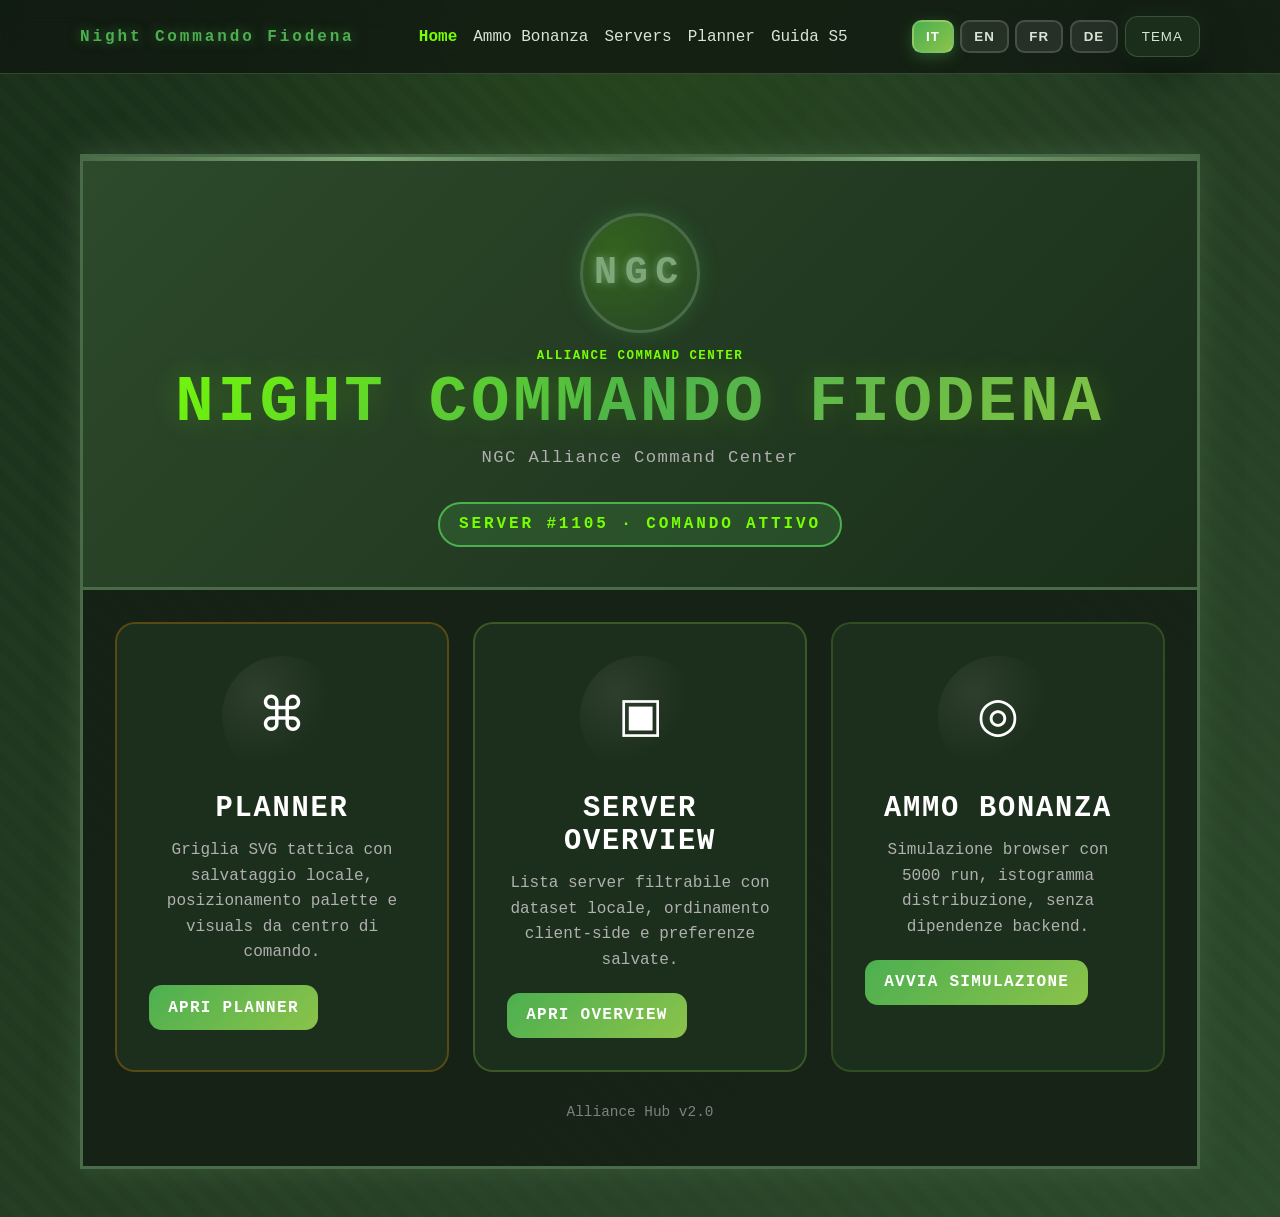
<file: index.html>
<!DOCTYPE html>
<html lang="it">
  <head>
    <meta charset="utf-8" />
    <meta name="viewport" content="width=device-width, initial-scale=1" />
    <title>Night Commando Fiodena</title>
    <link rel="stylesheet" href="./assets/styles.css" />
  </head>
  <body data-page="home">
    <header class="site-header">
      <div class="wrap nav">
        <a class="brand" href="./" data-i18n="nav_brand">Night Commando Fiodena</a>
        <nav class="main-nav">
          <a href="./" aria-current="page" data-i18n="nav_home">Home</a>
          <a href="./events/ammo-bonanza/" data-i18n="nav_ammo">Ammo Bonanza</a>
          <a href="./servers/" data-i18n="nav_servers">Servers</a>
          <a href="./maps/planner/" data-i18n="nav_planner">Planner</a>
          <a href="./guide/" data-i18n="nav_guide">Guida S5</a>
        </nav>
        <div style="display:flex;gap:0.4rem;align-items:center">
          <button class="lang-pill active" data-lang="it" type="button">IT</button>
          <button class="lang-pill" data-lang="en" type="button">EN</button>
          <button class="lang-pill" data-lang="fr" type="button">FR</button>
          <button class="lang-pill" data-lang="de" type="button">DE</button>
          <button id="theme-toggle" class="ghost-button" type="button" data-i18n="ui_theme">Tema</button>
        </div>
      </div>
    </header>

    <main>
      <section class="wrap section home-topbar"></section>

      <section class="wrap home-command-center">
        <div class="home-shell">
          <div class="home-header">
            <div class="alliance-seal">NGC</div>
            <p class="eyebrow" data-i18n="home_eyebrow">Alliance Command Center</p>
            <h1 data-i18n="home_title">Night Commando Fiodena</h1>
            <p class="subtitle" data-i18n="home_subtitle">NGC Alliance Command Center</p>
            <div class="alliance-tag" data-i18n="home_tag">SERVER #1105 · COMANDO ATTIVO</div>
          </div>

          <div class="cards-container">
            <a class="card-link" href="./maps/planner/">
              <article class="command-card planner-card">
                <div class="card-icon">⌘</div>
                <h2 class="card-title" data-i18n="home_card1_title">Planner</h2>
                <p class="card-description" data-i18n="home_card1_desc">Griglia SVG tattica con salvataggio locale, posizionamento palette e visuals da centro di comando.</p>
                <span class="card-button" data-i18n="home_card1_btn">Apri Planner</span>
              </article>
            </a>

            <a class="card-link" href="./servers/">
              <article class="command-card stats-card">
                <div class="card-icon">▣</div>
                <h2 class="card-title" data-i18n="home_card2_title">Server Overview</h2>
                <p class="card-description" data-i18n="home_card2_desc">Lista server filtrabile con dataset locale, ordinamento client-side e preferenze salvate.</p>
                <span class="card-button" data-i18n="home_card2_btn">Apri Overview</span>
              </article>
            </a>

            <a class="card-link" href="./events/ammo-bonanza/">
              <article class="command-card sim-card">
                <div class="card-icon">◎</div>
                <h2 class="card-title" data-i18n="home_card3_title">Ammo Bonanza</h2>
                <p class="card-description" data-i18n="home_card3_desc">Simulazione browser con 5000 run, istogramma distribuzione, senza dipendenze backend.</p>
                <span class="card-button" data-i18n="home_card3_btn">Avvia Simulazione</span>
              </article>
            </a>
          </div>

          <footer class="home-footer">
            <p data-i18n="home_footer">Alliance Hub v2.0</p>
          </footer>
        </div>
      </section>
    </main>

    <script src="./assets/translations.js?v=2"></script>
    <script src="./assets/app.js?v=2"></script>
  </body>
</html>
</file>
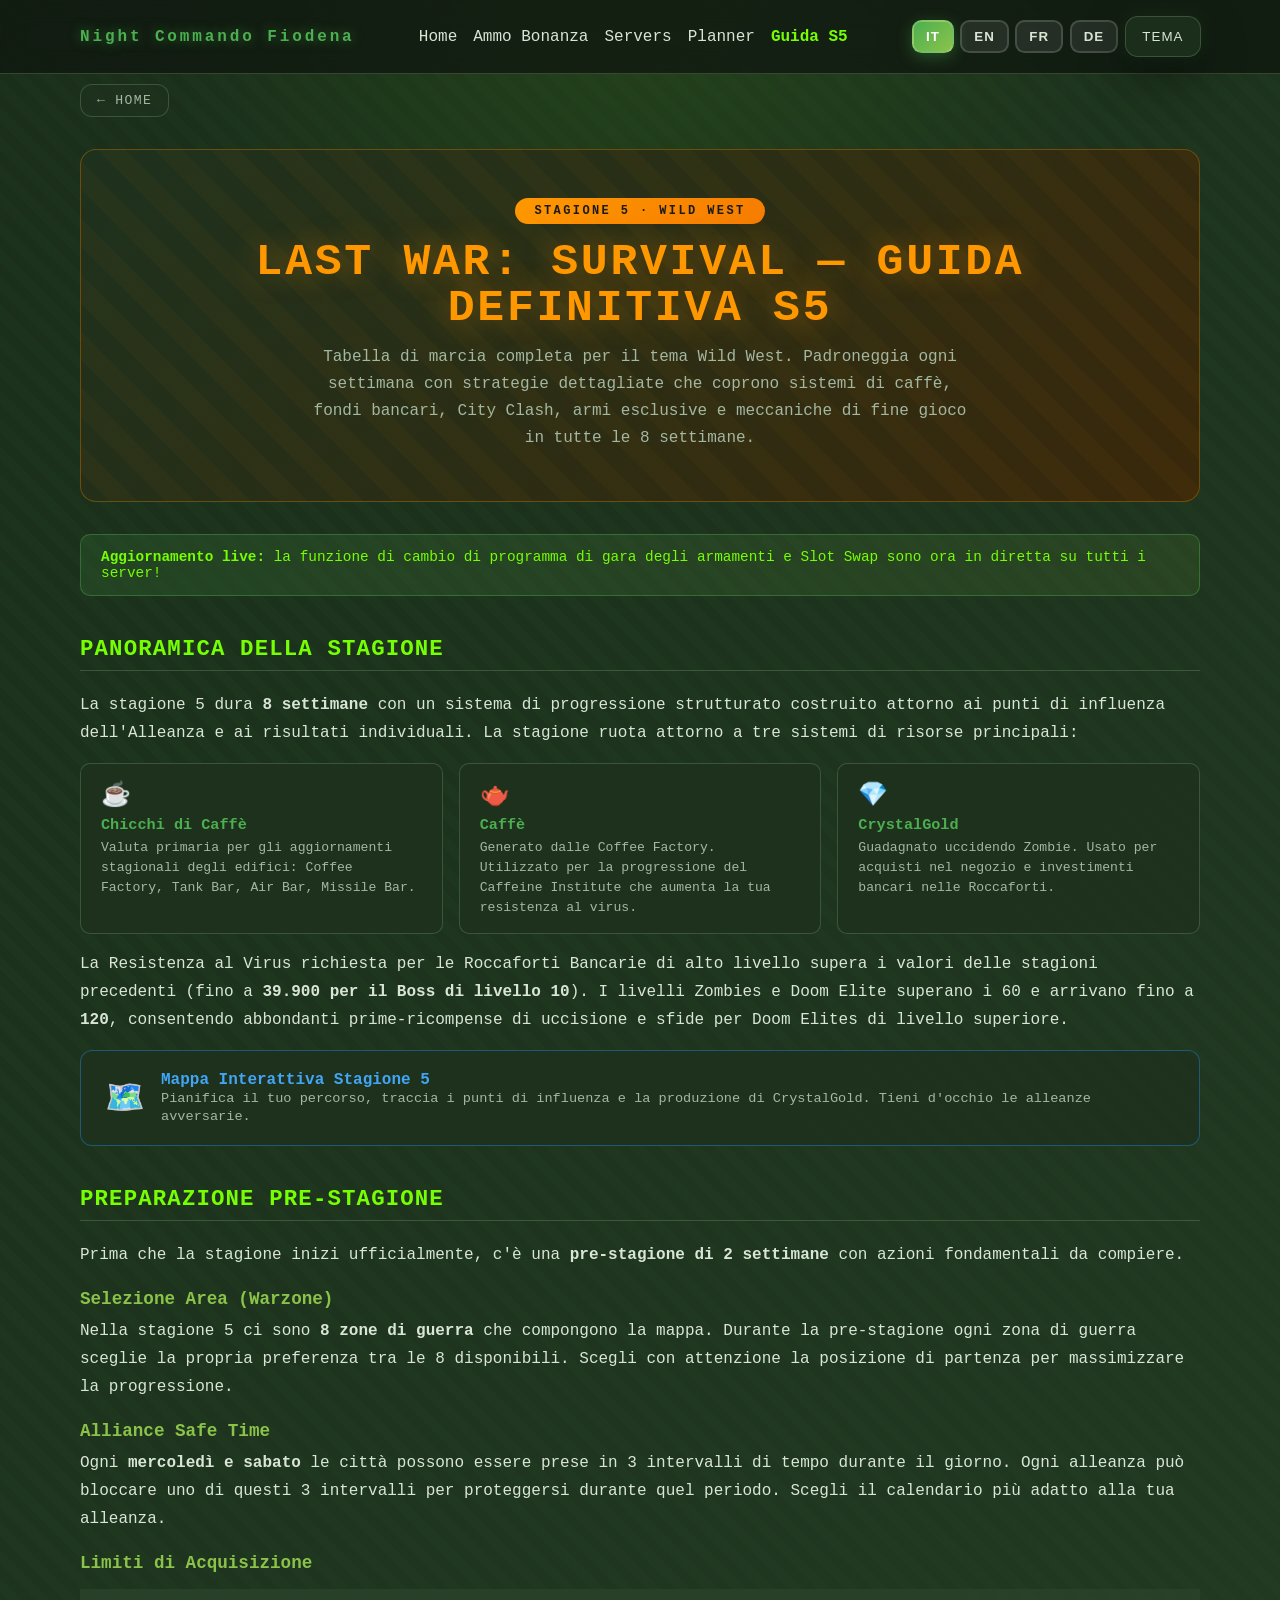
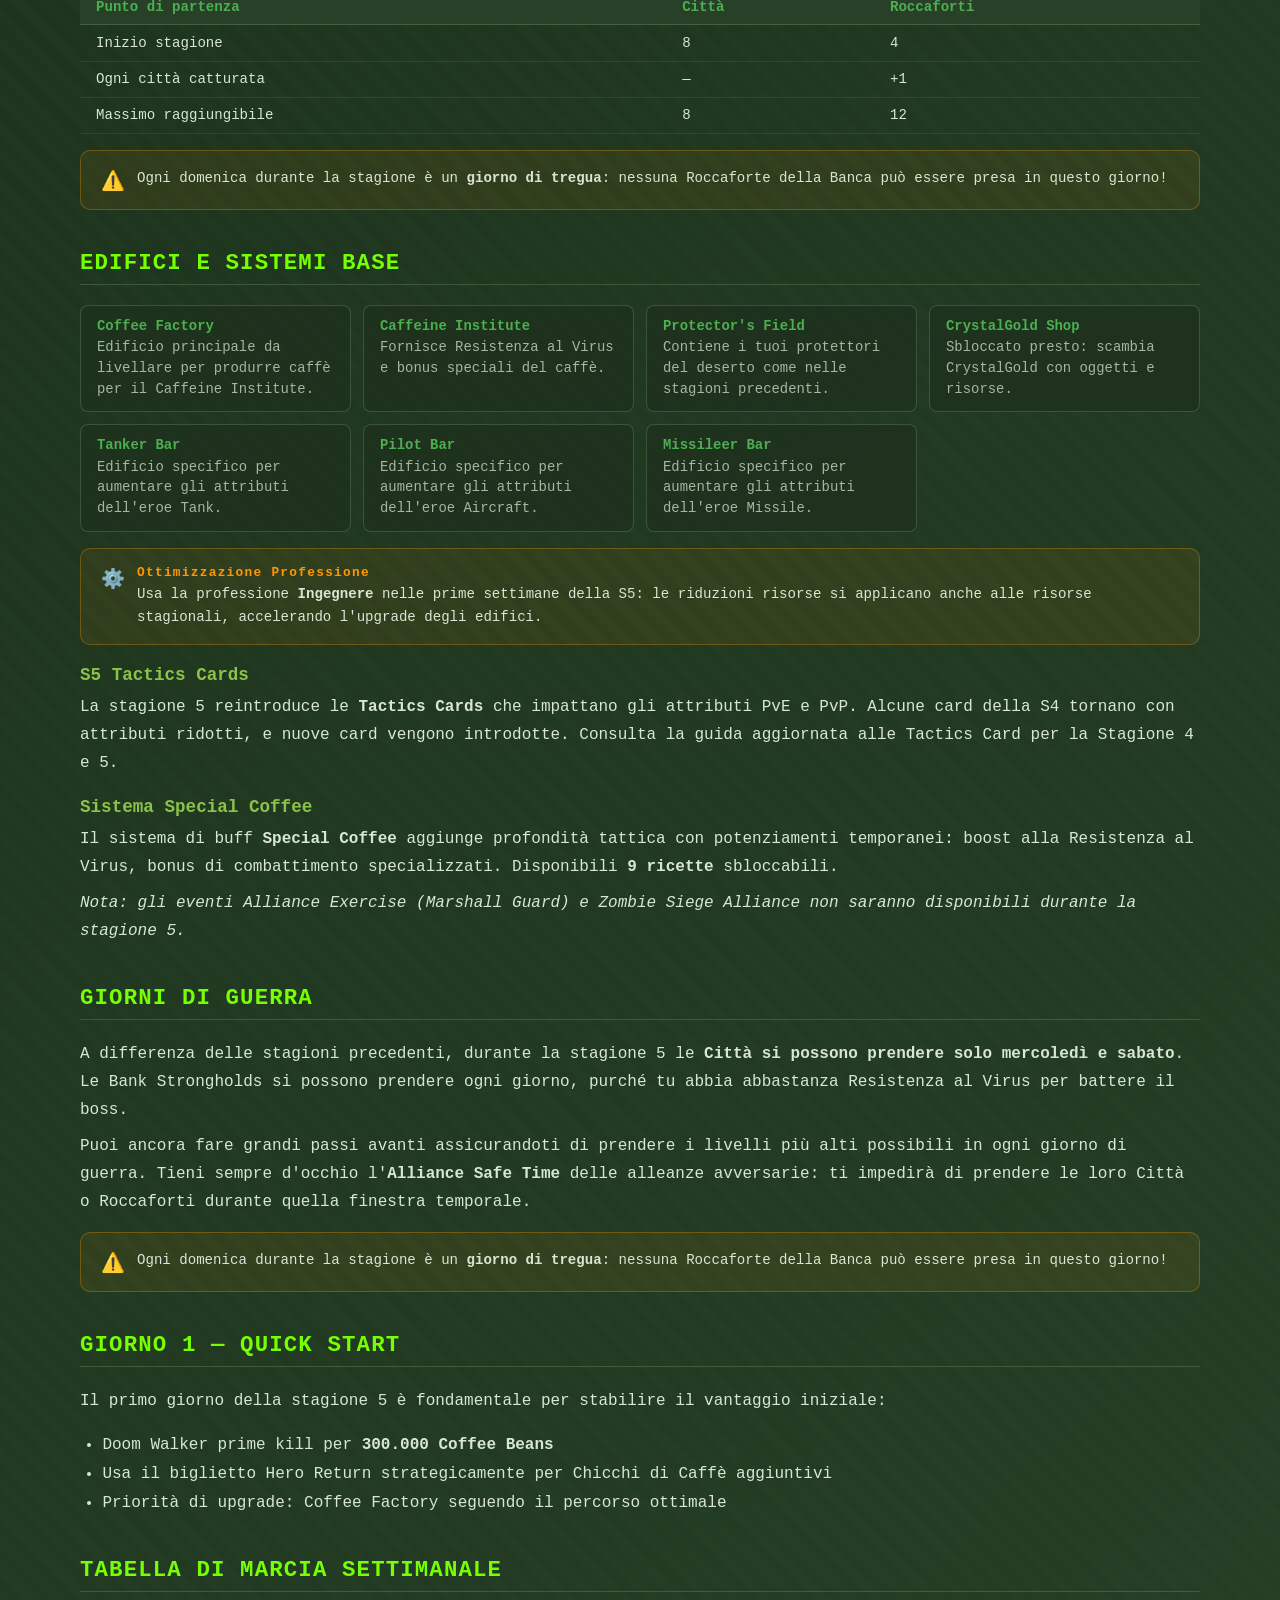
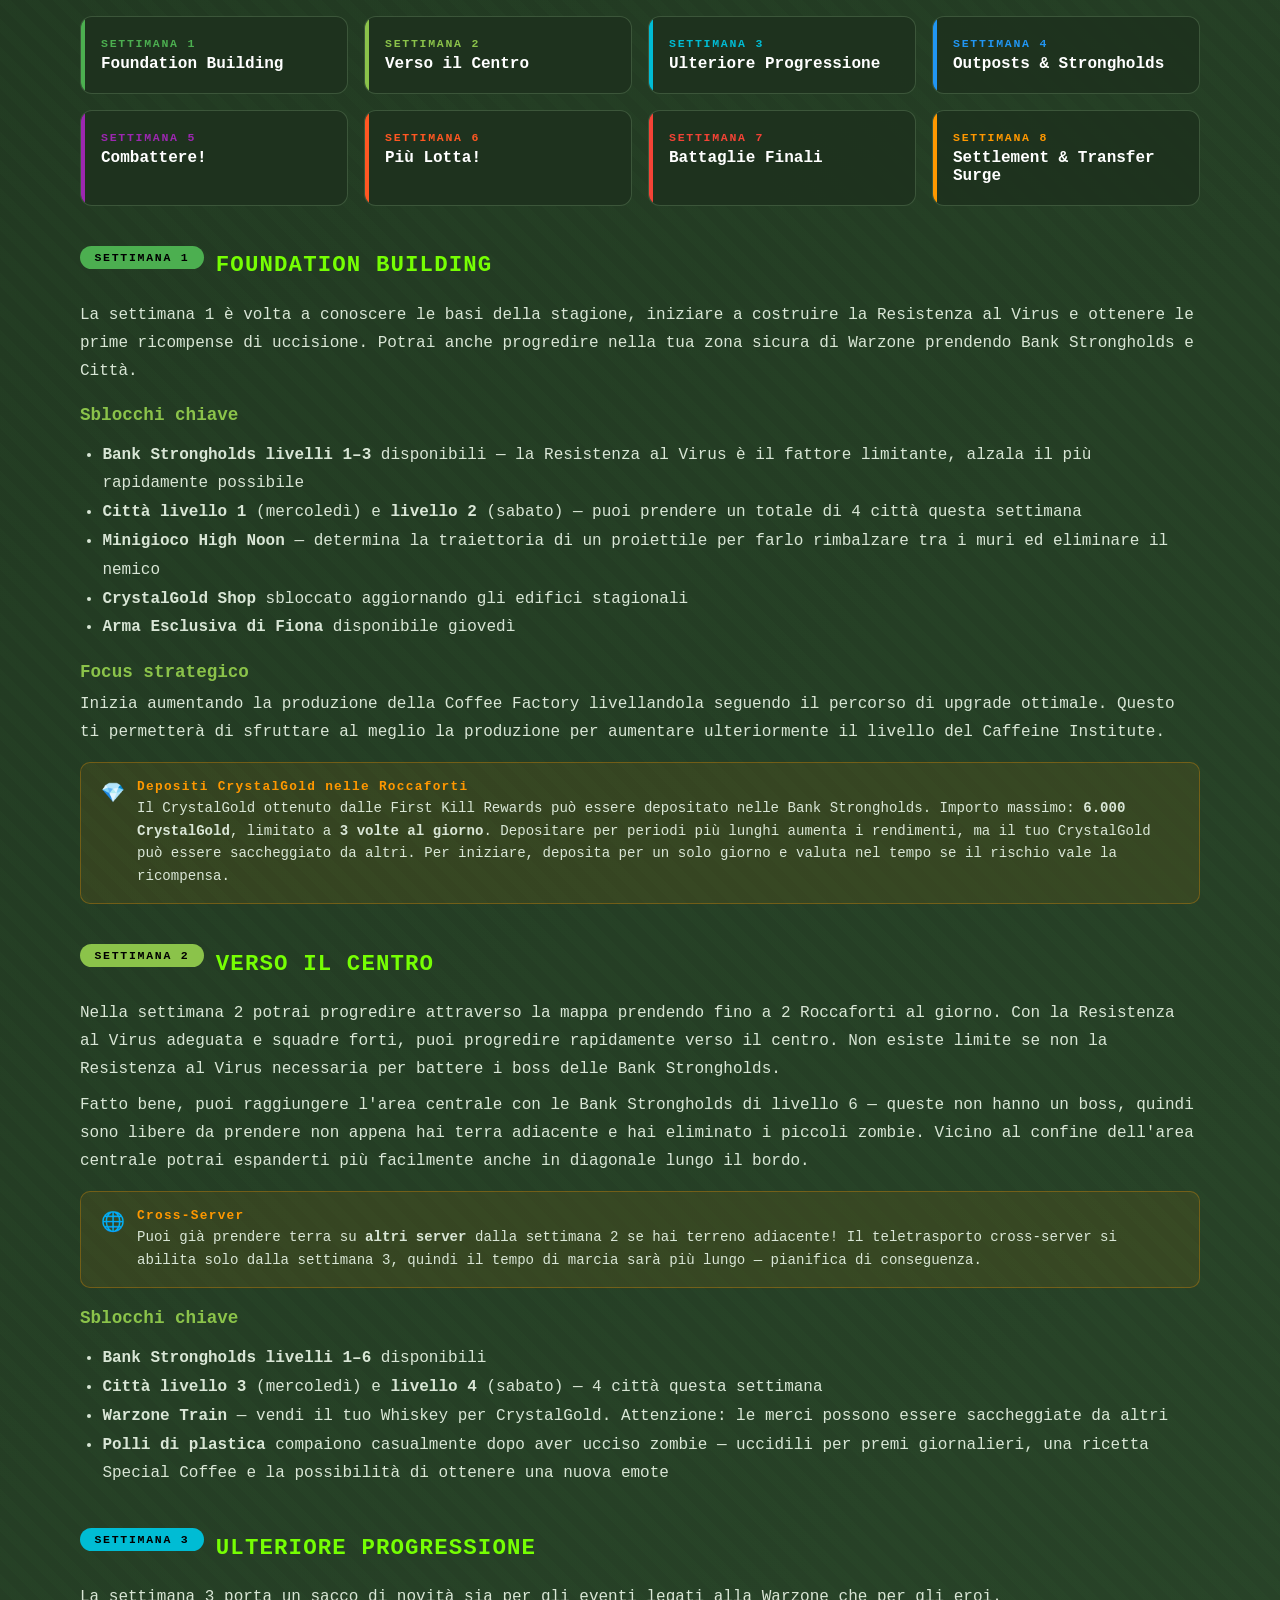
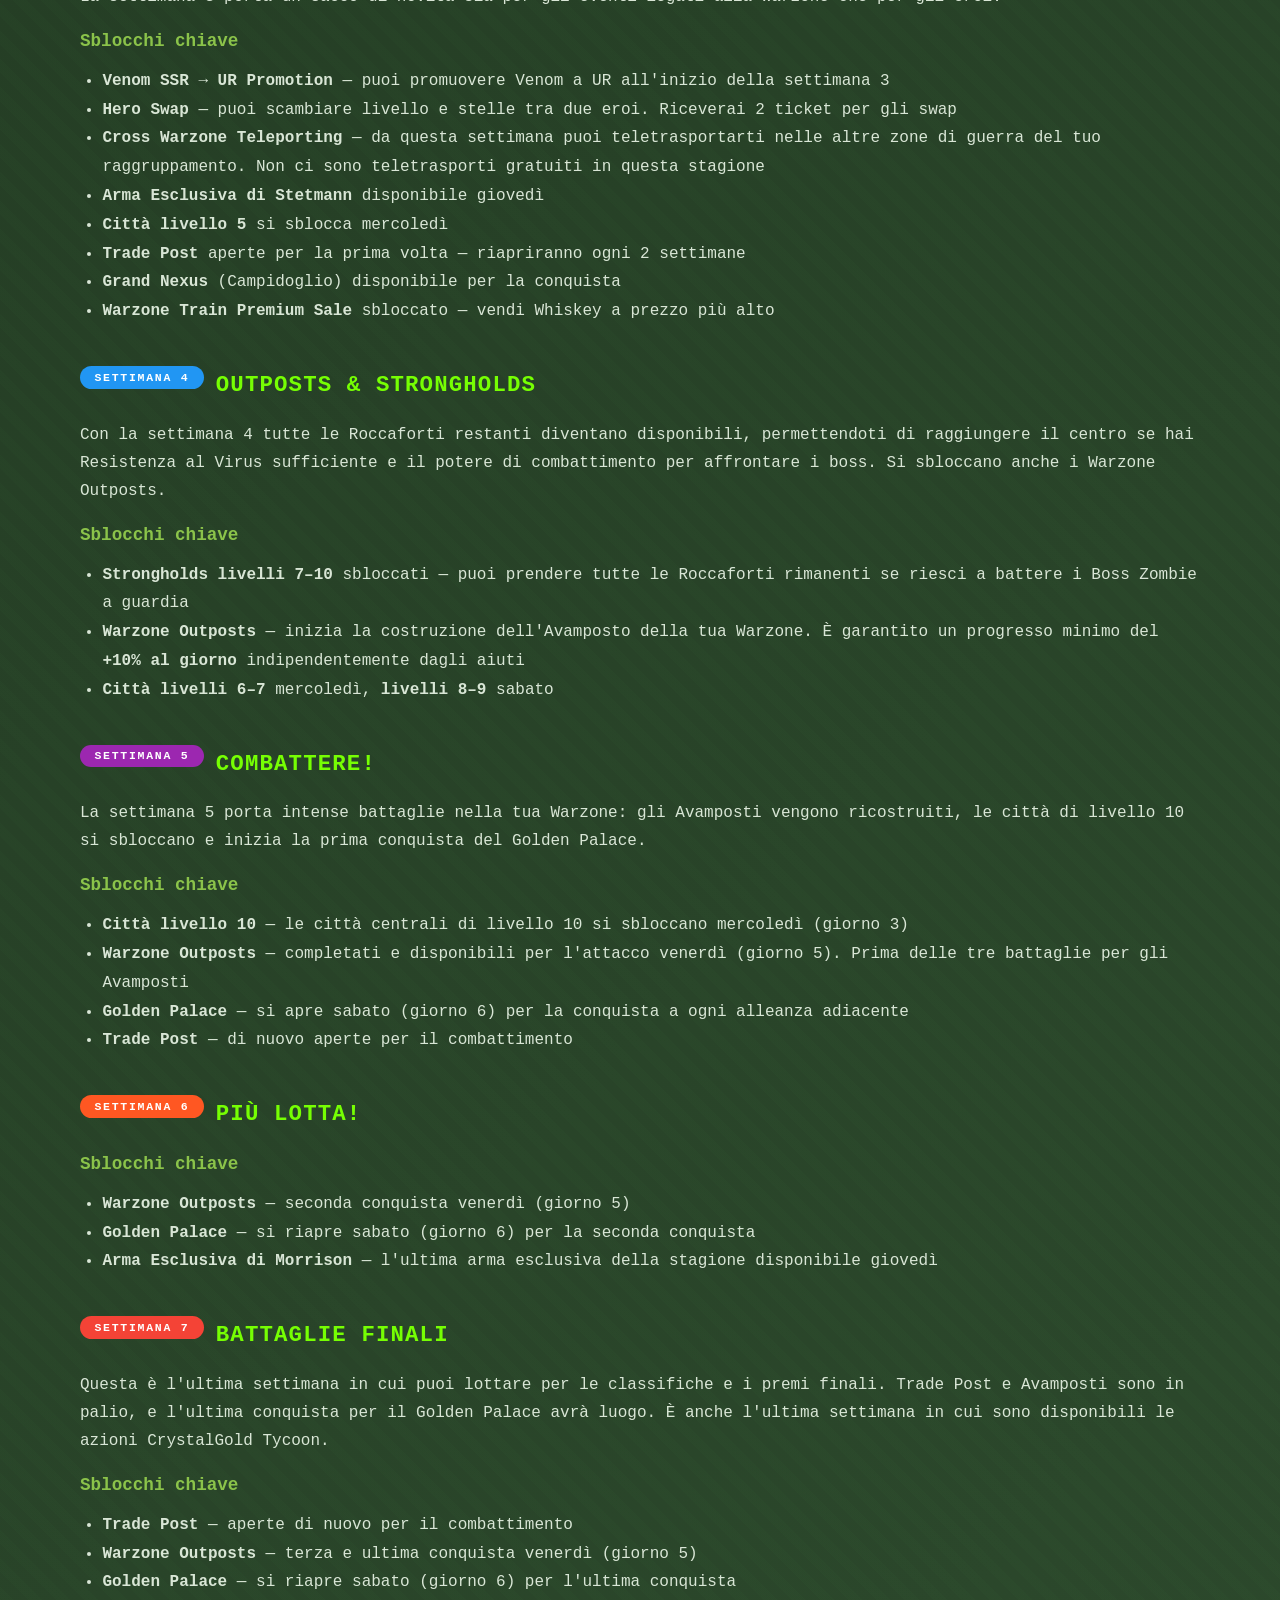
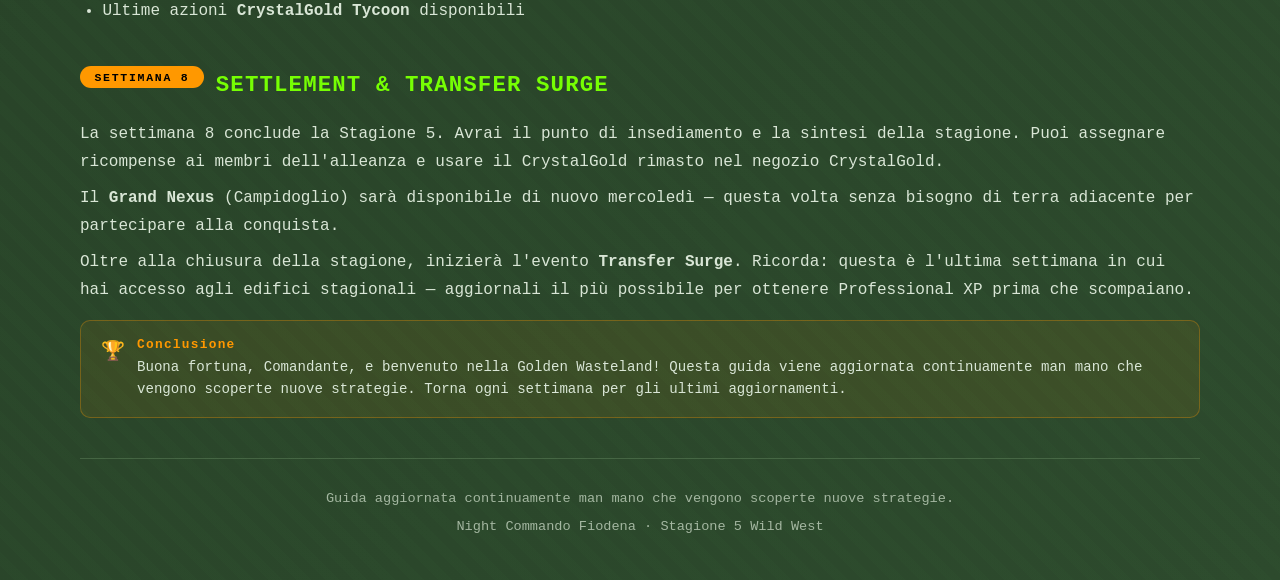
<file: guide/index.html>
<!DOCTYPE html>
<html lang="it">
  <head>
    <meta charset="utf-8" />
    <meta name="viewport" content="width=device-width, initial-scale=1" />
    <title>Guida S5 — Night Commando Fiodena</title>
    <link rel="stylesheet" href="../assets/styles.css" />
    <style>
      .guide-hero {
        background: linear-gradient(135deg, rgba(30,50,30,0.95) 0%, rgba(60,40,10,0.95) 100%);
        border: 1px solid rgba(255,152,0,0.3);
        border-radius: 16px;
        padding: 3rem 2rem;
        text-align: center;
        margin: 2rem 0;
        position: relative;
        overflow: hidden;
      }
      .guide-hero::before {
        content: '';
        position: absolute;
        inset: 0;
        background: repeating-linear-gradient(45deg, transparent, transparent 20px, rgba(255,152,0,0.03) 20px, rgba(255,152,0,0.03) 40px);
      }
      .guide-hero .season-badge {
        display: inline-block;
        background: linear-gradient(135deg, #ff9800, #f57c00);
        color: #1a1a1a;
        font-weight: 800;
        font-size: 0.75rem;
        letter-spacing: 0.2em;
        padding: 0.4rem 1.2rem;
        border-radius: 20px;
        margin-bottom: 1rem;
        position: relative;
      }
      .guide-hero h1 {
        font-size: clamp(1.6rem, 4vw, 2.8rem);
        font-weight: 800;
        color: #ff9800;
        text-shadow: 0 0 30px rgba(255,152,0,0.4);
        margin: 0 0 0.75rem;
        position: relative;
      }
      .guide-hero p {
        color: var(--muted);
        max-width: 680px;
        margin: 0 auto;
        line-height: 1.7;
        position: relative;
      }
      .guide-section { margin: 2.5rem 0; }
      .guide-section h2 {
        font-size: 1.4rem;
        color: var(--accent-strong);
        border-bottom: 1px solid var(--line);
        padding-bottom: 0.5rem;
        margin-bottom: 1.25rem;
        letter-spacing: 0.05em;
      }
      .guide-section h3 { font-size: 1.1rem; color: var(--secondary); margin: 1.25rem 0 0.5rem; }
      .guide-section p { color: var(--text); line-height: 1.75; margin: 0.5rem 0; }
      .resources-grid { display: grid; grid-template-columns: repeat(auto-fit, minmax(200px, 1fr)); gap: 1rem; margin: 1rem 0; }
      .resource-card { background: var(--panel); border: 1px solid var(--line); border-radius: 10px; padding: 1rem 1.25rem; }
      .resource-card .resource-icon { font-size: 1.5rem; margin-bottom: 0.4rem; }
      .resource-card .resource-name { font-weight: 700; color: var(--accent); font-size: 0.95rem; }
      .resource-card .resource-desc { color: var(--muted); font-size: 0.82rem; margin-top: 0.3rem; line-height: 1.5; }
      .weeks-grid { display: grid; grid-template-columns: repeat(auto-fit, minmax(220px, 1fr)); gap: 1rem; margin: 1.5rem 0; }
      .week-card { background: var(--panel); border: 1px solid var(--line); border-radius: 12px; padding: 1.25rem; position: relative; overflow: hidden; }
      .week-card::before { content: ''; position: absolute; top: 0; left: 0; width: 4px; height: 100%; background: var(--week-color, var(--accent)); }
      .week-card.w1 { --week-color: #4caf50; }
      .week-card.w2 { --week-color: #8bc34a; }
      .week-card.w3 { --week-color: #00bcd4; }
      .week-card.w4 { --week-color: #2196f3; }
      .week-card.w5 { --week-color: #9c27b0; }
      .week-card.w6 { --week-color: #ff5722; }
      .week-card.w7 { --week-color: #f44336; }
      .week-card.w8 { --week-color: #ff9800; }
      .week-number { font-size: 0.72rem; font-weight: 700; letter-spacing: 0.15em; color: var(--week-color, var(--accent)); margin-bottom: 0.3rem; }
      .week-card h3 { font-size: 1rem; color: #fff; margin: 0; }
      .tip-box { background: rgba(255,152,0,0.08); border: 1px solid rgba(255,152,0,0.3); border-radius: 10px; padding: 1rem 1.25rem; margin: 1rem 0; display: flex; gap: 0.75rem; align-items: flex-start; }
      .tip-box .tip-icon { font-size: 1.2rem; flex-shrink: 0; margin-top: 0.1rem; }
      .tip-box .tip-label { font-weight: 700; color: #ff9800; font-size: 0.8rem; letter-spacing: 0.1em; display: block; margin-bottom: 0.2rem; }
      .tip-box p { color: var(--text); font-size: 0.88rem; line-height: 1.6; margin: 0; }
      .limits-table { width: 100%; border-collapse: collapse; margin: 1rem 0; font-size: 0.88rem; }
      .limits-table th { background: var(--panel-2); color: var(--accent); padding: 0.6rem 1rem; text-align: left; border-bottom: 1px solid var(--line); }
      .limits-table td { padding: 0.6rem 1rem; border-bottom: 1px solid rgba(130,168,122,0.15); color: var(--text); }
      .buildings-list { display: grid; grid-template-columns: repeat(auto-fit, minmax(240px, 1fr)); gap: 0.75rem; margin: 1rem 0; }
      .building-item { background: var(--panel); border: 1px solid var(--line); border-radius: 8px; padding: 0.75rem 1rem; font-size: 0.87rem; }
      .building-item strong { color: var(--accent); display: block; margin-bottom: 0.2rem; }
      .building-item span { color: var(--muted); line-height: 1.5; }
      .update-banner { background: linear-gradient(135deg, rgba(76,175,80,0.15), rgba(139,195,74,0.1)); border: 1px solid rgba(76,175,80,0.4); border-radius: 10px; padding: 0.9rem 1.25rem; margin: 1.5rem 0; font-size: 0.9rem; color: var(--accent-strong); }
      .map-link-card { background: var(--panel); border: 1px solid rgba(33,150,243,0.4); border-radius: 12px; padding: 1.25rem 1.5rem; display: flex; align-items: center; gap: 1rem; margin: 1rem 0; text-decoration: none; transition: border-color 0.2s, box-shadow 0.2s; }
      .map-link-card:hover { border-color: rgba(33,150,243,0.8); box-shadow: 0 0 20px rgba(33,150,243,0.15); }
      .map-link-card .map-icon { font-size: 2rem; }
      .map-link-card .map-text strong { color: #42a5f5; display: block; }
      .map-link-card .map-text span { color: var(--muted); font-size: 0.85rem; }
      .week-badge { display:inline-flex; align-items:center; font-weight:800; font-size:0.72rem; letter-spacing:0.15em; padding:0.3rem 0.9rem; border-radius:20px; margin-bottom:1rem; }
    </style>
  </head>
  <body data-page="guide">
    <header class="site-header">
      <div class="wrap nav">
        <a class="brand" href="../" data-i18n="nav_brand">Night Commando Fiodena</a>
        <nav class="main-nav">
          <a href="../" data-i18n="nav_home">Home</a>
          <a href="../events/ammo-bonanza/" data-i18n="nav_ammo">Ammo Bonanza</a>
          <a href="../servers/" data-i18n="nav_servers">Servers</a>
          <a href="../maps/planner/" data-i18n="nav_planner">Planner</a>
          <a href="../guide/" aria-current="page" data-i18n="nav_guide">Guida S5</a>
        </nav>
        <div style="display:flex;gap:0.4rem;align-items:center">
          <button class="lang-pill active" data-lang="it" type="button">IT</button>
          <button class="lang-pill" data-lang="en" type="button">EN</button>
          <button class="lang-pill" data-lang="fr" type="button">FR</button>
          <button class="lang-pill" data-lang="de" type="button">DE</button>
          <button id="theme-toggle" class="ghost-button" type="button" data-i18n="ui_theme">Tema</button>
        </div>
      </div>
    </header>

    <main>
      <div class="wrap">

        <div class="back-bar"><a class="back-btn" href="../">← Home</a></div>

        <div class="guide-hero">
          <div class="season-badge" data-i18n="guide_badge">STAGIONE 5 · WILD WEST</div>
          <h1 data-i18n="guide_hero_title">Last War: Survival — Guida Definitiva S5</h1>
          <p data-i18n="guide_hero_sub">Tabella di marcia completa per il tema Wild West. Padroneggia ogni settimana con strategie dettagliate che coprono sistemi di caffè, fondi bancari, City Clash, armi esclusive e meccaniche di fine gioco in tutte le 8 settimane.</p>
        </div>

        <div class="update-banner" data-i18n-html="guide_update"></div>

        <!-- PANORAMICA -->
        <div class="guide-section">
          <h2 data-i18n="guide_overview_title">Panoramica della Stagione</h2>
          <p data-i18n-html="guide_overview_intro"></p>
          <div class="resources-grid">
            <div class="resource-card">
              <div class="resource-icon">☕</div>
              <div class="resource-name" data-i18n="guide_res1_name">Chicchi di Caffè</div>
              <div class="resource-desc" data-i18n="guide_res1_desc"></div>
            </div>
            <div class="resource-card">
              <div class="resource-icon">🫖</div>
              <div class="resource-name" data-i18n="guide_res2_name">Caffè</div>
              <div class="resource-desc" data-i18n="guide_res2_desc"></div>
            </div>
            <div class="resource-card">
              <div class="resource-icon">💎</div>
              <div class="resource-name" data-i18n="guide_res3_name">CrystalGold</div>
              <div class="resource-desc" data-i18n="guide_res3_desc"></div>
            </div>
          </div>
          <p data-i18n-html="guide_overview_virus"></p>
          <a class="map-link-card" href="../maps/planner/">
            <div class="map-icon">🗺️</div>
            <div class="map-text">
              <strong data-i18n="guide_map_title">Mappa Interattiva Stagione 5</strong>
              <span data-i18n="guide_map_desc">Pianifica il tuo percorso, traccia i punti di influenza e la produzione di CrystalGold.</span>
            </div>
          </a>
        </div>

        <!-- PRE-STAGIONE -->
        <div class="guide-section">
          <h2 data-i18n="guide_pre_title">Preparazione Pre-Stagione</h2>
          <p data-i18n-html="guide_pre_intro"></p>
          <h3 data-i18n="guide_pre_wz_title">Selezione Area (Warzone)</h3>
          <p data-i18n-html="guide_pre_wz_text"></p>
          <h3 data-i18n="guide_pre_st_title">Alliance Safe Time</h3>
          <p data-i18n-html="guide_pre_st_text"></p>
          <h3 data-i18n="guide_pre_lim_title">Limiti di Acquisizione</h3>
          <table class="limits-table">
            <thead>
              <tr>
                <th data-i18n="guide_pre_lim_h1">Punto di partenza</th>
                <th data-i18n="guide_pre_lim_h2">Città</th>
                <th data-i18n="guide_pre_lim_h3">Roccaforti</th>
              </tr>
            </thead>
            <tbody>
              <tr><td data-i18n="guide_pre_lim_r1">Inizio stagione</td><td>8</td><td>4</td></tr>
              <tr><td data-i18n="guide_pre_lim_r2">Ogni città catturata</td><td>—</td><td>+1</td></tr>
              <tr><td data-i18n="guide_pre_lim_r3">Massimo raggiungibile</td><td>8</td><td>12</td></tr>
            </tbody>
          </table>
          <div class="tip-box">
            <div class="tip-icon">⚠️</div>
            <div><p data-i18n-html="guide_pre_tip"></p></div>
          </div>
        </div>

        <!-- EDIFICI -->
        <div class="guide-section">
          <h2 data-i18n="guide_bld_title">Edifici e Sistemi Base</h2>
          <div class="buildings-list">
            <div class="building-item"><strong data-i18n="guide_bld_b1">Coffee Factory</strong><span data-i18n="guide_bld_b1d"></span></div>
            <div class="building-item"><strong data-i18n="guide_bld_b2">Caffeine Institute</strong><span data-i18n="guide_bld_b2d"></span></div>
            <div class="building-item"><strong data-i18n="guide_bld_b3">Protector's Field</strong><span data-i18n="guide_bld_b3d"></span></div>
            <div class="building-item"><strong data-i18n="guide_bld_b4">CrystalGold Shop</strong><span data-i18n="guide_bld_b4d"></span></div>
            <div class="building-item"><strong data-i18n="guide_bld_b5">Tanker Bar</strong><span data-i18n="guide_bld_b5d"></span></div>
            <div class="building-item"><strong data-i18n="guide_bld_b6">Pilot Bar</strong><span data-i18n="guide_bld_b6d"></span></div>
            <div class="building-item"><strong data-i18n="guide_bld_b7">Missileer Bar</strong><span data-i18n="guide_bld_b7d"></span></div>
          </div>
          <div class="tip-box">
            <div class="tip-icon">⚙️</div>
            <div>
              <span class="tip-label" data-i18n="guide_bld_prof_label">Ottimizzazione Professione</span>
              <p data-i18n-html="guide_bld_prof_tip"></p>
            </div>
          </div>
          <h3 data-i18n="guide_bld_tactics_title">S5 Tactics Cards</h3>
          <p data-i18n-html="guide_bld_tactics_text"></p>
          <h3 data-i18n="guide_bld_coffee_title">Sistema Special Coffee</h3>
          <p data-i18n-html="guide_bld_coffee_text"></p>
          <p><em data-i18n="guide_bld_events_note"></em></p>
        </div>

        <!-- GIORNI DI GUERRA -->
        <div class="guide-section">
          <h2 data-i18n="guide_war_title">Giorni di Guerra</h2>
          <p data-i18n-html="guide_war_text1"></p>
          <p data-i18n-html="guide_war_text2"></p>
          <div class="tip-box">
            <div class="tip-icon">⚠️</div>
            <div><p data-i18n-html="guide_war_tip"></p></div>
          </div>
        </div>

        <!-- GIORNO 1 -->
        <div class="guide-section">
          <h2 data-i18n="guide_day1_title">Giorno 1 — Quick Start</h2>
          <p data-i18n="guide_day1_intro">Il primo giorno della stagione 5 è fondamentale per stabilire il vantaggio iniziale:</p>
          <ul style="color:var(--text);line-height:1.8;padding-left:1.4rem" data-i18n-html="guide_day1_list"></ul>
        </div>

        <!-- SETTIMANE OVERVIEW -->
        <div class="guide-section">
          <h2 data-i18n="guide_weekly_title">Tabella di Marcia Settimanale</h2>
          <div class="weeks-grid">
            <div class="week-card w1"><div class="week-number" data-i18n="w1_badge">SETTIMANA 1</div><h3 data-i18n="w1_title">Foundation Building</h3></div>
            <div class="week-card w2"><div class="week-number" data-i18n="w2_badge">SETTIMANA 2</div><h3 data-i18n="w2_title">Verso il Centro</h3></div>
            <div class="week-card w3"><div class="week-number" data-i18n="w3_badge">SETTIMANA 3</div><h3 data-i18n="w3_title">Ulteriore Progressione</h3></div>
            <div class="week-card w4"><div class="week-number" data-i18n="w4_badge">SETTIMANA 4</div><h3 data-i18n="w4_title">Outposts &amp; Strongholds</h3></div>
            <div class="week-card w5"><div class="week-number" data-i18n="w5_badge">SETTIMANA 5</div><h3 data-i18n="w5_title">Combattere!</h3></div>
            <div class="week-card w6"><div class="week-number" data-i18n="w6_badge">SETTIMANA 6</div><h3 data-i18n="w6_title">Più Lotta!</h3></div>
            <div class="week-card w7"><div class="week-number" data-i18n="w7_badge">SETTIMANA 7</div><h3 data-i18n="w7_title">Battaglie Finali</h3></div>
            <div class="week-card w8"><div class="week-number" data-i18n="w8_badge">SETTIMANA 8</div><h3 data-i18n="w8_title">Settlement &amp; Transfer Surge</h3></div>
          </div>
        </div>

        <!-- SETTIMANA 1 -->
        <div class="guide-section">
          <div style="display:flex;align-items:center;gap:0.75rem;margin-bottom:1rem">
            <div class="week-badge" style="background:#4caf50;color:#000" data-i18n="w1_badge">SETTIMANA 1</div>
            <h2 style="margin:0;border:none;padding:0" data-i18n="w1_title">Foundation Building</h2>
          </div>
          <p data-i18n="guide_w1_intro"></p>
          <h3 data-i18n="guide_w1_unlocks_title">Sblocchi chiave</h3>
          <ul style="color:var(--text);line-height:1.8;padding-left:1.4rem" data-i18n-html="guide_w1_unlocks"></ul>
          <h3 data-i18n="guide_w1_focus_title">Focus strategico</h3>
          <p data-i18n="guide_w1_focus"></p>
          <div class="tip-box">
            <div class="tip-icon">💎</div>
            <div>
              <span class="tip-label" data-i18n="guide_w1_tip_label">Depositi CrystalGold</span>
              <p data-i18n-html="guide_w1_tip"></p>
            </div>
          </div>
        </div>

        <!-- SETTIMANA 2 -->
        <div class="guide-section">
          <div style="display:flex;align-items:center;gap:0.75rem;margin-bottom:1rem">
            <div class="week-badge" style="background:#8bc34a;color:#000" data-i18n="w2_badge">SETTIMANA 2</div>
            <h2 style="margin:0;border:none;padding:0" data-i18n="w2_title">Verso il Centro</h2>
          </div>
          <p data-i18n="guide_w2_intro"></p>
          <p data-i18n="guide_w2_intro2"></p>
          <div class="tip-box">
            <div class="tip-icon">🌐</div>
            <div>
              <span class="tip-label" data-i18n="guide_w2_tip_label">Cross-Server</span>
              <p data-i18n-html="guide_w2_tip"></p>
            </div>
          </div>
          <h3 data-i18n="guide_w2_unlocks_title">Sblocchi chiave</h3>
          <ul style="color:var(--text);line-height:1.8;padding-left:1.4rem" data-i18n-html="guide_w2_unlocks"></ul>
        </div>

        <!-- SETTIMANA 3 -->
        <div class="guide-section">
          <div style="display:flex;align-items:center;gap:0.75rem;margin-bottom:1rem">
            <div class="week-badge" style="background:#00bcd4;color:#000" data-i18n="w3_badge">SETTIMANA 3</div>
            <h2 style="margin:0;border:none;padding:0" data-i18n="w3_title">Ulteriore Progressione</h2>
          </div>
          <p data-i18n="guide_w3_intro"></p>
          <h3 data-i18n="guide_w3_unlocks_title">Sblocchi chiave</h3>
          <ul style="color:var(--text);line-height:1.8;padding-left:1.4rem" data-i18n-html="guide_w3_unlocks"></ul>
        </div>

        <!-- SETTIMANA 4 -->
        <div class="guide-section">
          <div style="display:flex;align-items:center;gap:0.75rem;margin-bottom:1rem">
            <div class="week-badge" style="background:#2196f3;color:#fff" data-i18n="w4_badge">SETTIMANA 4</div>
            <h2 style="margin:0;border:none;padding:0" data-i18n="w4_title">Outposts &amp; Strongholds</h2>
          </div>
          <p data-i18n="guide_w4_intro"></p>
          <h3 data-i18n="guide_w4_unlocks_title">Sblocchi chiave</h3>
          <ul style="color:var(--text);line-height:1.8;padding-left:1.4rem" data-i18n-html="guide_w4_unlocks"></ul>
        </div>

        <!-- SETTIMANA 5 -->
        <div class="guide-section">
          <div style="display:flex;align-items:center;gap:0.75rem;margin-bottom:1rem">
            <div class="week-badge" style="background:#9c27b0;color:#fff" data-i18n="w5_badge">SETTIMANA 5</div>
            <h2 style="margin:0;border:none;padding:0" data-i18n="w5_title">Combattere!</h2>
          </div>
          <p data-i18n="guide_w5_intro"></p>
          <h3 data-i18n="guide_w5_unlocks_title">Sblocchi chiave</h3>
          <ul style="color:var(--text);line-height:1.8;padding-left:1.4rem" data-i18n-html="guide_w5_unlocks"></ul>
        </div>

        <!-- SETTIMANA 6 -->
        <div class="guide-section">
          <div style="display:flex;align-items:center;gap:0.75rem;margin-bottom:1rem">
            <div class="week-badge" style="background:#ff5722;color:#fff" data-i18n="w6_badge">SETTIMANA 6</div>
            <h2 style="margin:0;border:none;padding:0" data-i18n="w6_title">Più Lotta!</h2>
          </div>
          <h3 data-i18n="guide_w6_unlocks_title">Sblocchi chiave</h3>
          <ul style="color:var(--text);line-height:1.8;padding-left:1.4rem" data-i18n-html="guide_w6_unlocks"></ul>
        </div>

        <!-- SETTIMANA 7 -->
        <div class="guide-section">
          <div style="display:flex;align-items:center;gap:0.75rem;margin-bottom:1rem">
            <div class="week-badge" style="background:#f44336;color:#fff" data-i18n="w7_badge">SETTIMANA 7</div>
            <h2 style="margin:0;border:none;padding:0" data-i18n="w7_title">Battaglie Finali</h2>
          </div>
          <p data-i18n="guide_w7_intro"></p>
          <h3 data-i18n="guide_w7_unlocks_title">Sblocchi chiave</h3>
          <ul style="color:var(--text);line-height:1.8;padding-left:1.4rem" data-i18n-html="guide_w7_unlocks"></ul>
        </div>

        <!-- SETTIMANA 8 -->
        <div class="guide-section">
          <div style="display:flex;align-items:center;gap:0.75rem;margin-bottom:1rem">
            <div class="week-badge" style="background:#ff9800;color:#000" data-i18n="w8_badge">SETTIMANA 8</div>
            <h2 style="margin:0;border:none;padding:0" data-i18n="w8_title">Settlement &amp; Transfer Surge</h2>
          </div>
          <p data-i18n="guide_w8_intro"></p>
          <p data-i18n-html="guide_w8_nexus"></p>
          <p data-i18n-html="guide_w8_surge"></p>
          <div class="tip-box">
            <div class="tip-icon">🏆</div>
            <div>
              <span class="tip-label" data-i18n="guide_w8_tip_label">Conclusione</span>
              <p data-i18n="guide_w8_tip"></p>
            </div>
          </div>
        </div>

        <div style="text-align:center;padding:2rem 0;color:var(--muted);font-size:0.85rem;border-top:1px solid var(--line);margin-top:2rem">
          <p data-i18n="guide_footer">Guida aggiornata continuamente man mano che vengono scoperte nuove strategie.</p>
          <p data-i18n="guide_footer2">Night Commando Fiodena · Stagione 5 Wild West</p>
        </div>

      </div>
    </main>

    <script src="../assets/translations.js?v=2"></script>
    <script src="../assets/app.js?v=2"></script>
  </body>
</html>
</file>
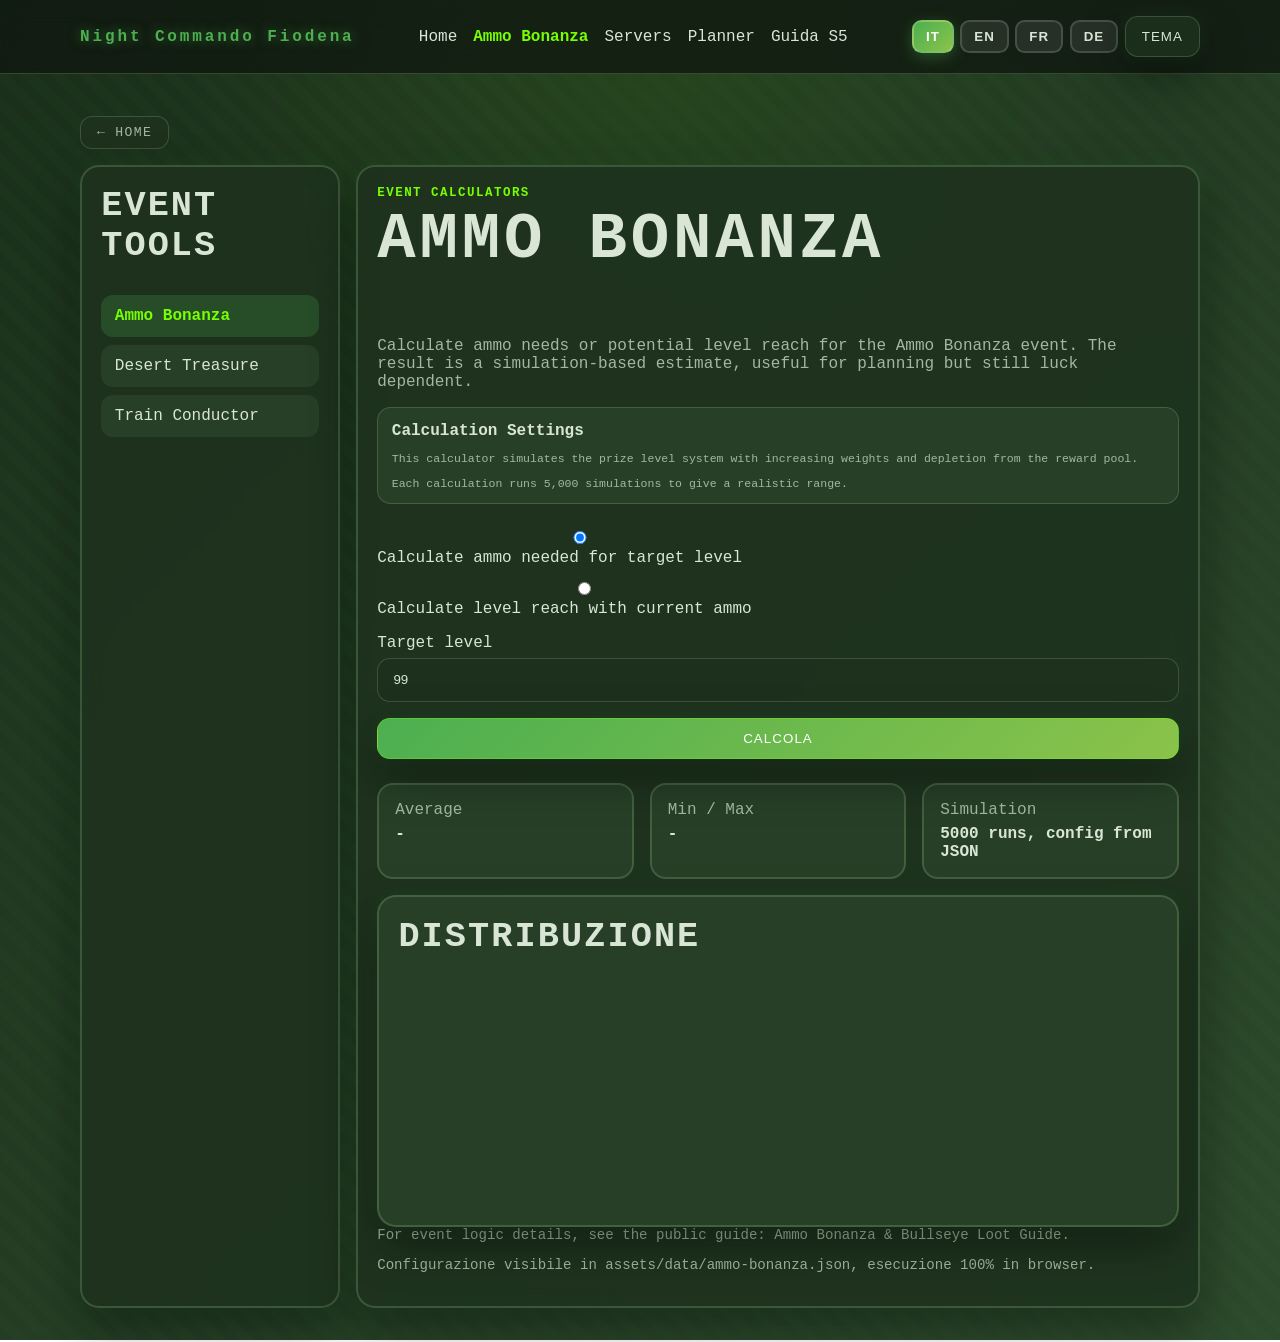
<file: events/ammo-bonanza/index.html>
<!DOCTYPE html>
<html lang="it">
  <head>
    <meta charset="utf-8" />
    <meta name="viewport" content="width=device-width, initial-scale=1" />
    <title>Ammo Bonanza — Night Commando Fiodena</title>
    <link rel="stylesheet" href="../../assets/styles.css" />
  </head>
  <body data-page="ammo-bonanza">
    <header class="site-header">
      <div class="wrap nav">
        <a class="brand" href="../../" data-i18n="nav_brand">Night Commando Fiodena</a>
        <nav class="main-nav">
          <a href="../../" data-i18n="nav_home">Home</a>
          <a href="../../events/ammo-bonanza/" aria-current="page" data-i18n="nav_ammo">Ammo Bonanza</a>
          <a href="../../servers/" data-i18n="nav_servers">Servers</a>
          <a href="../../maps/planner/" data-i18n="nav_planner">Planner</a>
          <a href="../../guide/" data-i18n="nav_guide">Guida S5</a>
        </nav>
        <div style="display:flex;gap:0.4rem;align-items:center">
          <button class="lang-pill active" data-lang="it" type="button">IT</button>
          <button class="lang-pill" data-lang="en" type="button">EN</button>
          <button class="lang-pill" data-lang="fr" type="button">FR</button>
          <button class="lang-pill" data-lang="de" type="button">DE</button>
          <button id="theme-toggle" class="ghost-button" type="button" data-i18n="ui_theme">Tema</button>
        </div>
      </div>
    </header>

    <main class="tool-layout wrap">
      <div class="back-bar" style="grid-column:1/-1"><a class="back-btn" href="../../">← Home</a></div>
      <aside class="tool-sidebar card">
        <h2>Event Tools</h2>
        <nav class="side-links">
          <a class="active" href="../../events/ammo-bonanza/">Ammo Bonanza</a>
          <span>Desert Treasure</span>
          <span>Train Conductor</span>
        </nav>
      </aside>

      <section class="tool-main">
        <article class="card">
          <p class="eyebrow">Event Calculators</p>
          <h1>Ammo Bonanza</h1>
          <p class="muted">
            Calculate ammo needs or potential level reach for the Ammo Bonanza event. The result is a simulation-based estimate,
            useful for planning but still luck dependent.
          </p>

          <div class="detail-card">
            <strong>Calculation Settings</strong>
            <span class="palette-note">This calculator simulates the prize level system with increasing weights and depletion from the reward pool.</span>
            <span class="palette-note">Each calculation runs <code>5,000</code> simulations to give a realistic range.</span>
          </div>

          <div class="form-block">
            <div class="radio-row">
              <label><input type="radio" name="mode" value="target" checked /> Calculate ammo needed for target level</label>
              <label><input type="radio" name="mode" value="current" /> Calculate level reach with current ammo</label>
            </div>

            <label class="field">
              <span id="value-label">Target level</span>
              <input id="value-input" type="number" min="1" max="1000" value="100" />
            </label>

            <button id="calculate-button" class="primary-button" type="button">Calcola</button>
          </div>

          <div class="result-grid">
            <div class="stat-card">
              <span class="stat-label">Average</span>
              <strong id="stat-main">-</strong>
            </div>
            <div class="stat-card">
              <span class="stat-label">Min / Max</span>
              <strong id="stat-range">-</strong>
            </div>
            <div class="stat-card">
              <span class="stat-label">Simulation</span>
              <strong id="stat-note">5000 run</strong>
            </div>
          </div>

          <div class="card inset-card">
            <h2>Distribuzione</h2>
            <div id="histogram" class="histogram"></div>
          </div>

          <p class="muted small">
            For event logic details, see the public guide:
            <a href="https://cpt-hedge.com/guides/ammo-bonanza" target="_blank" rel="noreferrer">Ammo Bonanza & Bullseye Loot Guide</a>.
          </p>

          <p class="muted small">
            Configurazione visibile in <code>assets/data/ammo-bonanza.json</code>, esecuzione 100% in browser.
          </p>
        </article>
      </section>
    </main>

    <script src="../../assets/translations.js?v=2"></script>
    <script src="../../assets/app.js?v=2"></script>
    <script src="../../assets/ammo.js"></script>
  </body>
</html>
</file>
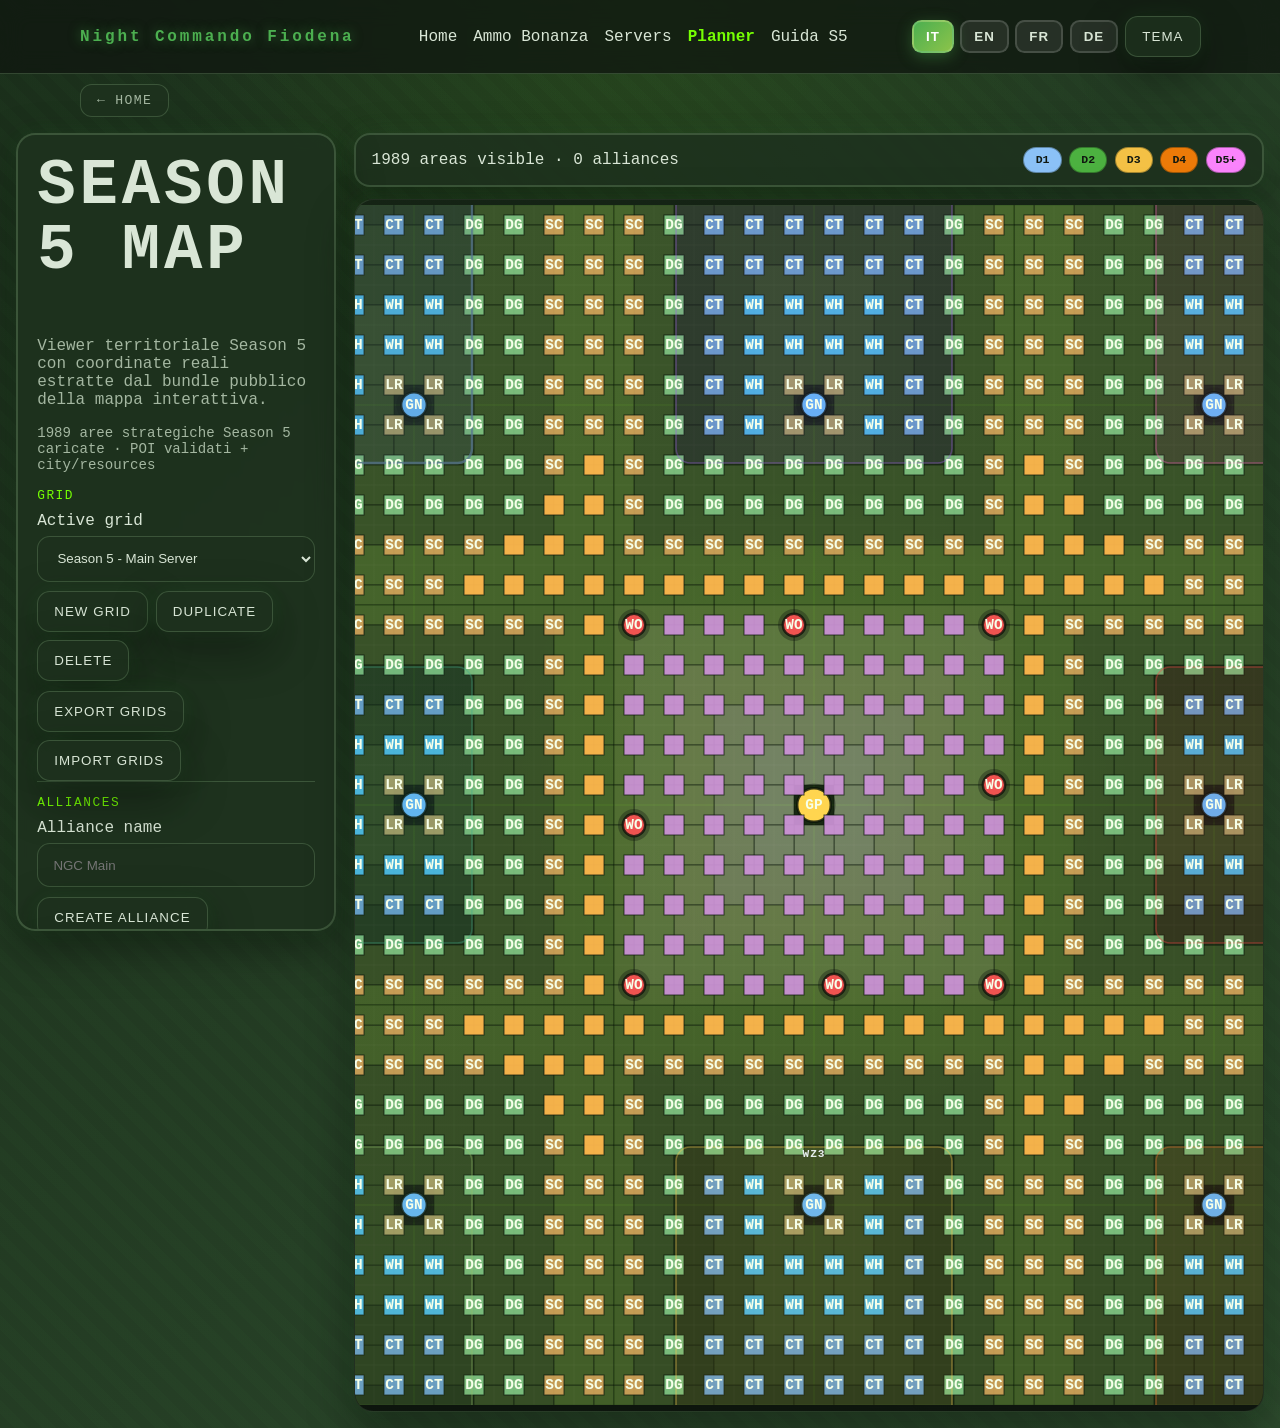
<file: maps/planner/index.html>
<!DOCTYPE html>
<html lang="it">
  <head>
    <meta charset="utf-8" />
    <meta name="viewport" content="width=device-width, initial-scale=1" />
    <title>Planner — Night Commando Fiodena</title>
    <link rel="stylesheet" href="../../assets/styles.css" />
  </head>
  <body data-page="planner">
    <header class="site-header">
      <div class="wrap nav">
        <a class="brand" href="../../" data-i18n="nav_brand">Night Commando Fiodena</a>
        <nav class="main-nav">
          <a href="../../" data-i18n="nav_home">Home</a>
          <a href="../../events/ammo-bonanza/" data-i18n="nav_ammo">Ammo Bonanza</a>
          <a href="../../servers/" data-i18n="nav_servers">Servers</a>
          <a href="../../maps/planner/" aria-current="page" data-i18n="nav_planner">Planner</a>
          <a href="../../guide/" data-i18n="nav_guide">Guida S5</a>
        </nav>
        <div style="display:flex;gap:0.4rem;align-items:center">
          <button class="lang-pill active" data-lang="it" type="button">IT</button>
          <button class="lang-pill" data-lang="en" type="button">EN</button>
          <button class="lang-pill" data-lang="fr" type="button">FR</button>
          <button class="lang-pill" data-lang="de" type="button">DE</button>
          <button id="theme-toggle" class="ghost-button" type="button" data-i18n="ui_theme">Tema</button>
        </div>
      </div>
    </header>

    <div class="wrap back-bar"><a class="back-btn" href="../../">← Home</a></div>
    <main class="planner-shell">
      <aside class="planner-sidebar card">
        <h1>Season 5 Map</h1>
        <p class="muted">
          Viewer territoriale Season 5 con coordinate reali estratte dal bundle pubblico della mappa interattiva.
        </p>

        <p id="planner-meta" class="small muted">Caricamento territori Season 5...</p>

        <div class="palette-group">
          <p class="palette-title">Grid</p>
          <label class="field">
            <span>Active grid</span>
            <select id="planner-grid-select"></select>
          </label>
          <div class="button-row">
            <button id="planner-grid-new" class="ghost-button" type="button">New grid</button>
            <button id="planner-grid-duplicate" class="ghost-button" type="button">Duplicate</button>
            <button id="planner-grid-delete" class="ghost-button" type="button">Delete</button>
          </div>
          <div class="button-row">
            <button id="planner-grid-export" class="ghost-button" type="button">Export grids</button>
            <button id="planner-grid-import" class="ghost-button" type="button">Import grids</button>
          </div>
          <input id="planner-grid-import-file" type="file" accept="application/json,.json" hidden />
        </div>

        <div class="palette-group">
          <p class="palette-title">Alliances</p>
          <label class="field">
            <span>Alliance name</span>
            <input id="planner-alliance-name" type="text" placeholder="NGC Main" />
          </label>
          <div class="button-row">
            <button id="planner-alliance-create" class="secondary-button" type="button">Create alliance</button>
            <button id="planner-alliance-clear" class="ghost-button" type="button">Clear all</button>
          </div>
          <div id="planner-alliance-list" class="route-list">
            <div class="route-empty">No alliances yet.</div>
          </div>
          <div id="planner-alliance-stats" class="detail-card">
            <strong>No alliance selected</strong>
            <span class="palette-note">Select an alliance to inspect limits and resources.</span>
          </div>
          <button id="planner-set-start" class="ghost-button" type="button">Set selected area as start</button>
        </div>

        <div class="palette-group">
          <p class="palette-title">Map Settings</p>
          <label class="toggle-row"><input id="planner-show-strongholds" type="checkbox" /> Show stronghold labels</label>
          <label class="toggle-row"><input id="planner-show-cities" type="checkbox" checked /> Show city labels</label>
          <label class="toggle-row"><input id="planner-show-buffs" type="checkbox" /> Show buff colors</label>
          <label class="toggle-row"><input id="planner-path-mode" type="checkbox" /> Proposed path mode</label>
        </div>

        <div class="palette-group">
          <p class="palette-title">Technical Filters</p>
          <label class="field">
            <span>Category</span>
            <select id="planner-category">
              <option value="">All visible</option>
              <option value="capital">Capital</option>
              <option value="nexus">Nexus</option>
              <option value="outpost">Outposts</option>
              <option value="trade_post">Trade posts</option>
              <option value="crystal_mine">Crystal mines</option>
              <option value="regional_zone">Regional zones</option>
            </select>
          </label>
          <label class="field">
            <span>Min level</span>
            <select id="planner-level-min">
              <option value="0">Any</option>
              <option value="1">1+</option>
              <option value="2">2+</option>
              <option value="3">3+</option>
              <option value="4">4+</option>
              <option value="5">5+</option>
              <option value="6">6+</option>
              <option value="7">7+</option>
              <option value="8">8+</option>
              <option value="9">9+</option>
              <option value="10">10+</option>
              <option value="11">11+</option>
              <option value="12">12+</option>
            </select>
          </label>
        </div>

        <div class="palette-group">
          <p class="palette-title">Planner</p>
          <label class="field">
            <span>Warzone sector</span>
            <select id="planner-warzone-sector">
              <option value="1">Warzone 1</option>
              <option value="2">Warzone 2</option>
              <option value="3">Warzone 3</option>
              <option value="4">Warzone 4</option>
              <option value="5">Warzone 5</option>
              <option value="6" selected>Warzone 6</option>
              <option value="7">Warzone 7</option>
              <option value="8">Warzone 8</option>
            </select>
          </label>
          <label class="field">
            <span>Alliance rank</span>
            <select id="planner-alliance-rank">
              <option value="elite">Elite alliance</option>
              <option value="contender">Contender alliance</option>
              <option value="rising">Rising alliance</option>
            </select>
          </label>
          <div class="button-row">
            <button id="planner-seed-warzone" class="secondary-button" type="button">Preset 10 alliances</button>
            <button id="planner-simulate-route" class="primary-button" type="button">Simulate conquest</button>
            <button id="planner-clear-path" class="ghost-button" type="button">Clear path</button>
          </div>
          <div id="planner-simulation-note" class="detail-card">
            <strong>Season 5 conquest rules</strong>
            <span class="palette-note">Golden Palace attack windows: Saturday of Week 5, 6 and 7 at 13:00 server time.</span>
            <span class="palette-note">Attack requires adjacent land through a lv 10 Bank Stronghold or lv 10 City.</span>
            <span class="palette-note">4 cannons accelerate capture or bombard defenders. Golden Palace awards 1.8m influence.</span>
          </div>
          <div id="planner-solution-list" class="route-list">
            <div class="route-empty">No simulated plans yet.</div>
          </div>
        </div>

        <div class="palette-group">
          <p class="palette-title">Selected Area</p>
          <div id="planner-selection" class="detail-card">
            <strong>No area selected</strong>
            <span class="palette-note">Click a tile to inspect it.</span>
          </div>
        </div>

        <div class="palette-group">
          <p class="palette-title">Conquest Route</p>
          <div id="planner-route" class="route-list">
            <div class="route-empty">No path steps yet.</div>
          </div>
        </div>

        <div class="palette-group">
          <p class="palette-title">Day-by-Day</p>
          <div id="planner-timeline" class="route-list">
            <div class="route-empty">No day-by-day plan yet.</div>
          </div>
        </div>

        <div class="sidebar-actions">
          <button id="planner-clear" class="secondary-button" type="button">Reset view</button>
          <button id="planner-center" class="ghost-button" type="button">Top</button>
        </div>

        <p class="small muted">
          Dati sorgente in <code>assets/data/season-5-strategic-poi.json</code> e
          <code>assets/data/season-5-poi-points.json</code>. Stato frontend riallineato alla struttura reale del
          sito: <code>grids</code>, <code>alliances</code>, <code>selectedAllianceId</code> e
          <code>pathSteps</code>.
        </p>
      </aside>

      <section class="planner-stage">
        <div class="planner-toolbar">
          <span id="planner-status">Season 5 POI map</span>
          <div class="planner-day-legend">
            <span class="legend-pill day-1">D1</span>
            <span class="legend-pill day-2">D2</span>
            <span class="legend-pill day-3">D3</span>
            <span class="legend-pill day-4">D4</span>
            <span class="legend-pill day-5">D5+</span>
          </div>
        </div>
        <div class="planner-board card">
          <svg id="planner-svg" viewBox="0 0 3000 3000" class="planner-svg" aria-label="Season 5 territory map">
            <g id="grid-layer"></g>
            <g id="element-layer"></g>
            <g id="label-layer"></g>
          </svg>
        </div>
      </section>
    </main>

    <script src="../../assets/translations.js?v=2"></script>
    <script src="../../assets/app.js?v=2"></script>
    <script src="../../assets/planner.js"></script>
  </body>
</html>
</file>
<file: assets/styles.css>
:root {
  --bg: #101810;
  --bg-strong: #182718;
  --panel: rgba(30, 50, 30, 0.88);
  --panel-2: rgba(41, 66, 41, 0.92);
  --text: #d9e6d6;
  --muted: #a4b7a1;
  --line: rgba(130, 168, 122, 0.3);
  --accent: #4caf50;
  --accent-strong: #76ff03;
  --secondary: #8bc34a;
  --warning: #ff9800;
  --focus: #90ee90;
  --shadow: 0 18px 46px rgba(0, 0, 0, 0.4);
  --panel-shadow: 0 0 22px rgba(76, 175, 80, 0.12);
}

body.dark {
  --bg: #0f160f;
  --bg-strong: #162616;
  --panel: rgba(30, 50, 30, 0.88);
  --panel-2: rgba(41, 66, 41, 0.92);
  --text: #d9e6d6;
  --muted: #a4b7a1;
  --line: rgba(130, 168, 122, 0.3);
  --accent: #4caf50;
  --accent-strong: #76ff03;
  --secondary: #8bc34a;
  --warning: #ff9800;
  --focus: #90ee90;
  --shadow: 0 18px 46px rgba(0, 0, 0, 0.4);
  --panel-shadow: 0 0 22px rgba(76, 175, 80, 0.12);
}

* { box-sizing: border-box; }

html, body {
  margin: 0;
  min-height: 100%;
  background:
    repeating-linear-gradient(
      45deg,
      transparent,
      transparent 10px,
      rgba(76, 175, 80, 0.025) 10px,
      rgba(76, 175, 80, 0.025) 20px
    ),
    radial-gradient(circle at top center, rgba(118, 255, 3, 0.08), transparent 30rem),
    linear-gradient(135deg, #1a2e1a 0%, #2d4a2d 100%);
  color: var(--text);
  font-family: "Courier New", monospace;
}

a { color: inherit; text-decoration: none; }
code { font-family: monospace; }

.wrap {
  width: min(1120px, calc(100% - 2rem));
  margin: 0 auto;
}

.site-header {
  position: sticky;
  top: 0;
  z-index: 20;
  background: rgba(16, 24, 16, 0.78);
  backdrop-filter: blur(12px);
  border-bottom: 1px solid var(--line);
}

.nav {
  display: flex;
  gap: 1rem;
  align-items: center;
  justify-content: space-between;
  padding: 1rem 0;
}

.brand {
  font-weight: 800;
  letter-spacing: 0.18em;
  color: var(--accent);
  text-shadow: 0 0 12px rgba(76, 175, 80, 0.5);
}

.main-nav {
  display: flex;
  gap: 1rem;
  flex-wrap: wrap;
}

.main-nav a[aria-current="page"] {
  color: var(--accent-strong);
  font-weight: 700;
}

.ghost-button,
.secondary-button,
.primary-button,
.palette-item {
  border: 1px solid var(--line);
  background: var(--panel);
  color: var(--text);
  padding: 0.75rem 1rem;
  border-radius: 0.8rem;
  cursor: pointer;
  box-shadow: var(--shadow), var(--panel-shadow);
  backdrop-filter: blur(10px);
  text-transform: uppercase;
  letter-spacing: 0.08em;
}

.primary-button {
  background: linear-gradient(135deg, var(--accent) 0%, var(--secondary) 100%);
  border-color: rgba(118, 255, 3, 0.3);
  color: #fff;
}

.primary-button:hover {
  background: linear-gradient(135deg, #5a7b57 0%, #6a8b67 100%);
  box-shadow: 0 8px 22px rgba(76, 175, 80, 0.35);
}
.secondary-button:hover,
.ghost-button:hover,
.palette-item:hover {
  background: var(--panel-2);
  transform: translateY(-2px);
}

.palette-item.is-active {
  border-color: rgba(118, 255, 3, 0.5);
  color: var(--accent-strong);
  box-shadow: 0 0 18px rgba(118, 255, 3, 0.18), var(--shadow);
}

.hero {
  padding: 4rem 0 2rem;
}

.home-topbar {
  padding-bottom: 0;
}

.lang-cluster {
  display: flex;
  justify-content: center;
  gap: 0.5rem;
  flex-wrap: wrap;
}

.lang-pill {
  background: rgba(255, 255, 255, 0.08);
  border: 2px solid rgba(255, 255, 255, 0.15);
  color: var(--text);
  padding: 0.45rem 0.75rem;
  border-radius: 0.6rem;
  cursor: pointer;
  letter-spacing: 0.08em;
  font-weight: 700;
}

.lang-pill.active {
  background: linear-gradient(135deg, var(--accent) 0%, var(--secondary) 100%);
  color: white;
  box-shadow: 0 4px 15px rgba(76, 175, 80, 0.35);
}

.back-bar {
  padding: 0.6rem 0 0;
}

.back-btn {
  display: inline-flex;
  align-items: center;
  gap: 0.45rem;
  padding: 0.5rem 1rem;
  border-radius: 0.75rem;
  border: 1px solid var(--line);
  background: var(--panel);
  color: var(--muted);
  font-size: 0.82rem;
  text-transform: uppercase;
  letter-spacing: 0.1em;
  text-decoration: none;
  transition: color 0.2s, border-color 0.2s, background 0.2s;
}

.back-btn:hover {
  color: var(--accent-strong);
  border-color: var(--accent);
  background: var(--panel-2);
}

.home-command-center {
  padding-top: 1rem;
  padding-bottom: 3rem;
}

.home-shell {
  max-width: 1200px;
  margin: 0 auto;
  background: rgba(20, 32, 20, 0.9);
  border: 3px solid #4a6b47;
  box-shadow: 0 0 30px rgba(74, 107, 71, 0.5);
  position: relative;
  overflow: hidden;
}

.home-shell::before {
  content: "";
  position: absolute;
  inset: 0 auto auto 0;
  width: 100%;
  height: 4px;
  background: linear-gradient(90deg, #4a6b47 0%, #7fa87a 25%, #4a6b47 50%, #7fa87a 75%, #4a6b47 100%);
}

.home-header {
  text-align: center;
  padding: 3.5rem 1.5rem 2.5rem;
  background: linear-gradient(135deg, #2d4a2b 0%, #1a2e1a 100%);
  border-bottom: 3px solid #4a6b47;
}

.alliance-seal {
  width: 120px;
  height: 120px;
  margin: 0 auto 1rem;
  display: grid;
  place-items: center;
  border-radius: 999px;
  border: 3px solid #4a6b47;
  background: radial-gradient(circle at 30% 30%, rgba(118, 255, 3, 0.18), rgba(76, 175, 80, 0.08));
  color: #7fa87a;
  font-size: 2.4rem;
  font-weight: 800;
  letter-spacing: 0.2em;
  text-shadow: 0 0 10px rgba(127, 168, 122, 0.8);
  box-shadow: 0 0 20px rgba(76, 175, 80, 0.25);
}

.home-header h1 {
  margin-bottom: 0.75rem;
  background: linear-gradient(135deg, var(--accent-strong) 0%, var(--accent) 50%, var(--secondary) 100%);
  -webkit-background-clip: text;
  background-clip: text;
  color: transparent;
  text-shadow: 0 0 30px rgba(118, 255, 3, 0.2);
}

.subtitle {
  font-size: 1.08rem;
  color: #b0b0b0;
  letter-spacing: 0.08em;
}

.alliance-tag {
  display: inline-block;
  margin-top: 1.1rem;
  padding: 0.7rem 1.2rem;
  background: rgba(76, 175, 80, 0.2);
  border: 2px solid var(--accent);
  border-radius: 999px;
  font-weight: 700;
  color: var(--accent-strong);
  letter-spacing: 0.18em;
}

.cards-container {
  display: grid;
  grid-template-columns: repeat(auto-fit, minmax(320px, 1fr));
  gap: 1.5rem;
  padding: 2rem;
}

.card-link {
  display: block;
  text-decoration: none;
  color: inherit;
}

.command-card {
  min-height: 100%;
  background: rgba(30, 50, 30, 0.8);
  border: 2px solid rgba(255, 255, 255, 0.1);
  border-radius: 1.25rem;
  padding: 2rem;
  transition: all 0.35s ease;
  position: relative;
  overflow: hidden;
  backdrop-filter: blur(10px);
}

.command-card::before {
  content: "";
  position: absolute;
  inset: 0;
  background: linear-gradient(135deg, transparent 0%, rgba(255, 255, 255, 0.08) 100%);
  opacity: 0;
  transition: opacity 0.35s ease;
}

.card-link:hover .command-card::before {
  opacity: 1;
}

.card-link:hover .command-card {
  transform: translateY(-10px);
  box-shadow: 0 20px 60px rgba(0, 0, 0, 0.5);
}

.planner-card { border-color: rgba(255, 152, 0, 0.26); }
.stats-card { border-color: rgba(139, 195, 74, 0.28); }
.sim-card { border-color: rgba(104, 159, 56, 0.28); }

.card-link:hover .planner-card { border-color: #ff9800; box-shadow: 0 20px 60px rgba(255, 152, 0, 0.22); }
.card-link:hover .stats-card { border-color: #8bc34a; box-shadow: 0 20px 60px rgba(139, 195, 74, 0.22); }
.card-link:hover .sim-card { border-color: #689f38; box-shadow: 0 20px 60px rgba(104, 159, 56, 0.22); }

.card-icon {
  width: 120px;
  height: 120px;
  margin: 0 auto 1rem;
  display: grid;
  place-items: center;
  font-size: 3rem;
  color: #ffffff;
  border-radius: 999px;
  background: radial-gradient(circle at 30% 30%, rgba(255, 255, 255, 0.08), transparent 60%);
}

.card-title {
  text-align: center;
  font-size: 1.8rem;
  margin-bottom: 0.85rem;
  color: #ffffff;
}

.card-description {
  text-align: center;
  font-size: 1rem;
  color: #b0b0b0;
  line-height: 1.6;
  margin-bottom: 1.2rem;
}

.card-button {
  display: inline-block;
  padding: 0.85rem 1.2rem;
  border-radius: 0.8rem;
  background: linear-gradient(135deg, var(--accent) 0%, var(--secondary) 100%);
  color: white;
  font-weight: 700;
  text-transform: uppercase;
  letter-spacing: 0.08em;
}

.home-readout {
  display: grid;
  grid-template-columns: repeat(3, minmax(0, 1fr));
  gap: 1rem;
  padding: 0 2rem 2rem;
}

.readout-card {
  background: linear-gradient(135deg, #2d4a2b 0%, #3d5a3b 100%);
  border: 2px solid #4a6b47;
  padding: 1rem 1.1rem;
  color: #c4e3bf;
  box-shadow: inset 0 0 20px rgba(0, 0, 0, 0.2);
}

.readout-label {
  display: block;
  margin-bottom: 0.45rem;
  color: #7fa87a;
  font-size: 0.8rem;
  text-transform: uppercase;
  letter-spacing: 0.12em;
}

.home-footer {
  text-align: center;
  padding: 0 1.5rem 2rem;
  color: #808080;
  font-size: 0.9rem;
}

.hero-grid {
  display: grid;
  gap: 2rem;
  align-items: center;
  grid-template-columns: 1.25fr 0.95fr;
}

.eyebrow {
  margin: 0 0 0.5rem;
  text-transform: uppercase;
  letter-spacing: 0.12em;
  font-size: 0.78rem;
  color: var(--accent-strong);
  font-weight: 700;
}

h1, h2, h3, p { margin-top: 0; }
h1 { font-size: clamp(2rem, 5vw, 4rem); line-height: 1.02; }
h2 { font-size: clamp(1.5rem, 3vw, 2.2rem); }

h1, h2 {
  text-transform: uppercase;
  letter-spacing: 0.06em;
}

.lede {
  font-size: 1.05rem;
  color: var(--muted);
  max-width: 64ch;
}

.actions,
.sidebar-actions,
.toolbar-row,
.radio-row {
  display: flex;
  gap: 0.75rem;
  flex-wrap: wrap;
}

.section { padding: 2rem 0; }

.section-head { margin-bottom: 1rem; }

.card-grid {
  display: grid;
  gap: 1rem;
}

.card-grid.three { grid-template-columns: repeat(3, minmax(0, 1fr)); }

.card,
.tool-sidebar,
.toolbar,
.table-card {
  background: var(--panel);
  border: 2px solid var(--line);
  border-radius: 1.2rem;
  padding: 1.2rem;
  box-shadow: var(--shadow), var(--panel-shadow);
  backdrop-filter: blur(10px);
  position: relative;
  overflow: hidden;
}

.card::before,
.tool-sidebar::before,
.toolbar::before,
.table-card::before {
  content: "";
  position: absolute;
  inset: 0;
  background: linear-gradient(135deg, transparent 0%, rgba(255, 255, 255, 0.06) 100%);
  opacity: 0;
  transition: opacity 0.3s ease;
  pointer-events: none;
}

.card:hover::before,
.tool-sidebar:hover::before,
.toolbar:hover::before,
.table-card:hover::before {
  opacity: 1;
}

.link-card { display: block; }

.link-card:hover,
.mock-card:hover {
  transform: translateY(-6px);
  border-color: rgba(118, 255, 3, 0.35);
  box-shadow: 0 20px 60px rgba(0, 0, 0, 0.5), 0 0 24px rgba(76, 175, 80, 0.16);
}

.callout {
  border-left: 6px solid var(--warning);
}

.mock-card {
  min-height: 340px;
  display: grid;
  place-items: center;
}

.grid-preview {
  display: grid;
  grid-template-columns: repeat(5, 1fr);
  gap: 0.6rem;
  width: min(320px, 100%);
}

.grid-preview span {
  aspect-ratio: 1;
  border-radius: 0.6rem;
  background: rgba(127, 168, 122, 0.18);
}

.grid-preview .accent { background: rgba(118, 255, 3, 0.3); }
.grid-preview .soft { background: rgba(76, 175, 80, 0.16); }

.muted { color: var(--muted); }
.small { font-size: 0.88rem; }
.grow { flex: 1 1 240px; }

.tool-layout {
  display: grid;
  gap: 1rem;
  grid-template-columns: 260px minmax(0, 1fr);
  padding: 2rem 0;
}

.side-links {
  display: grid;
  gap: 0.5rem;
}

.side-links a,
.side-links span {
  padding: 0.75rem 0.85rem;
  border-radius: 0.75rem;
  background: var(--panel-2);
}

.side-links .active {
  background: rgba(76, 175, 80, 0.22);
  color: var(--accent-strong);
  font-weight: 700;
}

.form-block {
  display: grid;
  gap: 1rem;
  margin: 1.5rem 0;
}

.field {
  display: grid;
  gap: 0.35rem;
}

input,
select,
textarea {
  width: 100%;
  padding: 0.85rem 0.95rem;
  border: 1px solid var(--line);
  border-radius: 0.8rem;
  background: var(--panel);
  color: var(--text);
}

.result-grid {
  display: grid;
  grid-template-columns: repeat(3, minmax(0, 1fr));
  gap: 1rem;
  margin: 1rem 0;
}

.stat-card {
  border: 2px solid var(--line);
  border-radius: 1rem;
  padding: 1rem;
  background: var(--panel-2);
}

.stat-label {
  display: block;
  color: var(--muted);
  margin-bottom: 0.4rem;
}

.inset-card {
  margin-top: 1rem;
  background: var(--panel-2);
}

.histogram {
  display: grid;
  align-items: end;
  grid-auto-flow: column;
  grid-auto-columns: 1fr;
  gap: 0.4rem;
  min-height: 220px;
}

.bar {
  background: linear-gradient(180deg, var(--accent-strong), var(--accent));
  border-radius: 0.4rem 0.4rem 0 0;
  box-shadow: 0 0 12px rgba(118, 255, 3, 0.24);
}

.bar-wrap {
  display: grid;
  gap: 0.5rem;
  align-items: end;
}

.bar-label {
  font-size: 0.78rem;
  color: var(--muted);
  text-align: center;
}

.data-table {
  width: 100%;
  border-collapse: collapse;
}

.data-table th,
.data-table td {
  padding: 0.9rem 0.8rem;
  border-bottom: 1px solid var(--line);
  text-align: left;
}

.data-table thead {
  background: rgba(74, 107, 71, 0.2);
}

.data-table tbody tr:hover {
  background: rgba(127, 168, 122, 0.08);
}

.planner-shell {
  display: grid;
  grid-template-columns: 320px minmax(0, 1fr);
  gap: 1.1rem;
  padding: 1rem;
  min-height: calc(100vh - 73px);
  align-items: start;
}

.planner-sidebar {
  position: sticky;
  top: 86px;
  max-height: calc(100vh - 102px);
  overflow: auto;
}

.planner-stage {
  min-width: 0;
}

.palette {
  display: grid;
  gap: 0.6rem;
  margin: 1rem 0;
}

.palette-group {
  display: grid;
  gap: 0.6rem;
}

.palette-group + .palette-group {
  padding-top: 0.8rem;
  border-top: 1px solid var(--line);
}

.palette-title {
  margin: 0;
  font-size: 0.8rem;
  color: var(--accent-strong);
  text-transform: uppercase;
  letter-spacing: 0.12em;
}

.palette-note {
  display: block;
  margin-top: 0.3rem;
  color: var(--muted);
  font-size: 0.72rem;
}

.toggle-row {
  display: flex;
  align-items: center;
  gap: 0.65rem;
  padding: 0.65rem 0.8rem;
  border-radius: 0.75rem;
  background: var(--panel-2);
  color: var(--text);
}

.toggle-row input {
  width: auto;
  margin: 0;
}

.detail-card,
.route-list {
  display: grid;
  gap: 0.45rem;
  padding: 0.85rem;
  border-radius: 0.85rem;
  background: var(--panel-2);
  border: 1px solid var(--line);
}

.button-row {
  display: flex;
  gap: 0.5rem;
  flex-wrap: wrap;
}

.alliance-row {
  display: grid;
  grid-template-columns: minmax(0, 1fr) auto;
  gap: 0.45rem;
  align-items: stretch;
}

.alliance-row.is-active .alliance-chip {
  border-color: rgba(118, 255, 3, 0.45);
  box-shadow: 0 0 0 1px rgba(118, 255, 3, 0.2) inset;
}

.alliance-chip,
.alliance-delete {
  border: 1px solid var(--line);
  border-radius: 0.75rem;
  background: rgba(17, 28, 17, 0.46);
  color: var(--text);
}

.alliance-chip {
  width: 100%;
  display: grid;
  gap: 0.1rem;
  justify-items: start;
  padding: 0.7rem 0.8rem;
  text-align: left;
}

.alliance-delete {
  min-width: 42px;
  font-size: 1.2rem;
}

.alliance-color {
  width: 0.85rem;
  height: 0.85rem;
  border-radius: 999px;
  box-shadow: 0 0 0 1px rgba(255,255,255,0.18) inset;
}

.alliance-start-flag {
  display: inline-flex;
  align-items: center;
  justify-content: center;
  min-width: 3.1rem;
  padding: 0.18rem 0.45rem;
  border-radius: 999px;
  background: rgba(255,255,255,0.12);
  border: 1px solid rgba(255,255,255,0.35);
  color: #f5fbff;
  font-size: 0.66rem;
  font-weight: 800;
  letter-spacing: 0.08em;
}

.route-empty {
  color: var(--muted);
  font-size: 0.84rem;
}

.route-step {
  display: grid;
  gap: 0.15rem;
  padding: 0.65rem 0.75rem;
  border-radius: 0.75rem;
  background: rgba(17, 28, 17, 0.46);
  border: 1px solid rgba(130, 168, 122, 0.2);
}

.route-step.role-main-trunk {
  border-color: rgba(139, 193, 247, 0.44);
  background: rgba(20, 35, 44, 0.5);
}

.route-step.role-war-day-side,
.route-step.role-support-side {
  border-style: dashed;
  border-color: rgba(244, 193, 69, 0.46);
  background: rgba(44, 35, 18, 0.38);
}

.route-step.role-release {
  border-color: rgba(255, 107, 107, 0.48);
  background: rgba(52, 24, 24, 0.4);
}

.route-step strong {
  color: var(--accent-strong);
}

.timeline-day {
  display: grid;
  gap: 0.35rem;
  padding: 0.7rem 0.75rem;
  border-radius: 0.8rem;
  background: rgba(17, 28, 17, 0.56);
  border: 1px solid rgba(130, 168, 122, 0.24);
}

.timeline-day strong {
  color: var(--accent-strong);
}

.timeline-actions {
  color: var(--muted);
  font-size: 0.78rem;
  line-height: 1.45;
}

.simulation-plan {
  display: grid;
  gap: 0.5rem;
  padding: 0.75rem;
  border-radius: 0.85rem;
  background: rgba(17, 28, 17, 0.52);
  border: 1px solid rgba(130, 168, 122, 0.28);
}

.simulation-plan.is-preview {
  border-color: rgba(139, 193, 247, 0.9);
  box-shadow: inset 0 0 0 1px rgba(139, 193, 247, 0.3);
}

.simulation-plan-header {
  display: flex;
  align-items: center;
  justify-content: space-between;
  gap: 0.75rem;
  flex-wrap: wrap;
}

.simulation-plan-metrics {
  display: grid;
  grid-template-columns: repeat(2, minmax(0, 1fr));
  gap: 0.45rem;
}

.simulation-metric {
  padding: 0.5rem 0.6rem;
  border-radius: 0.7rem;
  background: rgba(76, 175, 80, 0.08);
  border: 1px solid rgba(130, 168, 122, 0.18);
  font-size: 0.78rem;
}

.simulation-metric--expiry {
  background: rgba(255, 152, 0, 0.08);
  border-color: rgba(255, 152, 0, 0.28);
}

.simulation-metric--season {
  background: rgba(100, 181, 246, 0.12);
  border-color: rgba(100, 181, 246, 0.35);
  font-weight: 600;
}

.planner-stage {
  display: grid;
  gap: 0.75rem;
}

.planner-toolbar {
  display: flex;
  align-items: center;
  justify-content: space-between;
  gap: 0.75rem;
  flex-wrap: wrap;
  padding: 0.75rem 1rem;
  border: 2px solid var(--line);
  border-radius: 1rem;
  background: var(--panel);
  box-shadow: var(--shadow), var(--panel-shadow);
}

.planner-day-legend {
  display: flex;
  align-items: center;
  gap: 0.45rem;
  flex-wrap: wrap;
}

.legend-pill {
  display: inline-flex;
  align-items: center;
  justify-content: center;
  min-width: 2.4rem;
  padding: 0.35rem 0.55rem;
  border-radius: 999px;
  font-size: 0.72rem;
  font-weight: 800;
  color: #101810;
  border: 1px solid rgba(10, 20, 10, 0.35);
}

.legend-pill.day-1 { background: #8BC1F7; }
.legend-pill.day-2 { background: #4CB140; }
.legend-pill.day-3 { background: #F4C145; }
.legend-pill.day-4 { background: #EC7A08; }
.legend-pill.day-5 { background: #FA83FC; }

.planner-board {
  min-height: 78vh;
  padding: 0.35rem;
  overflow: auto;
  border: 1px solid rgba(130, 168, 122, 0.18);
  background:
    radial-gradient(circle at center, rgba(118, 255, 3, 0.06), transparent 42%),
    linear-gradient(180deg, rgba(21, 35, 21, 0.98), rgba(13, 20, 13, 0.98));
}

.planner-svg {
  display: block;
  width: 100%;
  min-width: 1200px;
  height: auto;
  background:
    radial-gradient(circle at center, rgba(118, 255, 3, 0.08), transparent 38%),
    linear-gradient(180deg, #1a281a, #121a12);
  border-radius: 1rem;
  box-shadow: inset 0 0 0 1px rgba(130, 168, 122, 0.12);
}

.planner-svg image {
  pointer-events: none;
}

.map-cell {
  cursor: pointer;
  transition: opacity 140ms ease, transform 140ms ease, stroke 140ms ease;
}

.map-cell:hover {
  opacity: 1;
}

.map-cell.is-selected {
  stroke: #76ff03;
  stroke-width: 4;
}

.map-cell.is-path {
  stroke-width: 3;
  filter: saturate(1.08) brightness(1.08);
}

.map-cell.is-path.role-main-trunk {
  filter: saturate(1.14) brightness(1.12);
}

.map-cell.is-path.role-war-day-side,
.map-cell.is-path.role-support-side {
  stroke-dasharray: 6 4;
  filter: saturate(0.96) brightness(1.02);
}

.map-cell.is-path.role-release {
  stroke-dasharray: 3 3;
}

.map-cell.is-start {
  filter: saturate(1.15) brightness(1.15);
}

.map-cell.is-other-start {
  filter: saturate(1.05) brightness(1.06);
}

.map-path-line {
  stroke: #ffeb3b;
  stroke-width: 8;
  stroke-linecap: round;
  stroke-linejoin: round;
  fill: none;
  opacity: 0.8;
  pointer-events: none;
}

.map-path-dot {
  fill: #ffeb3b;
  stroke: #1a1a1a;
  stroke-width: 2;
  pointer-events: none;
}

.map-path-dot.role-main-trunk {
  stroke-width: 2.4;
}

.map-path-dot.role-war-day-side,
.map-path-dot.role-support-side {
  stroke: #fff4c2;
  stroke-dasharray: 4 2;
}

.map-path-dot.role-release {
  stroke: #ffd0d0;
}

.map-path-text {
  fill: #101810;
  font-family: "Courier New", monospace;
  font-size: 14px;
  font-weight: 800;
  text-anchor: middle;
  pointer-events: none;
}

.map-path-text.role-war-day-side,
.map-path-text.role-support-side {
  fill: #2b1f05;
}

.map-path-text.role-release {
  fill: #2b0505;
}

.map-start-badge {
  fill: rgba(255,255,255,0.92);
  stroke: rgba(16,24,16,0.85);
  stroke-width: 1.5;
  pointer-events: none;
}

.map-start-text {
  fill: #101810;
  font-family: "Courier New", monospace;
  font-size: 11px;
  font-weight: 900;
  letter-spacing: 0.08em;
  text-anchor: middle;
  pointer-events: none;
}

.map-marker {
  cursor: pointer;
}

.map-marker-core {
  stroke: rgba(10, 20, 10, 0.8);
  stroke-width: 3;
}

.map-marker.is-selected .map-marker-core {
  stroke: #76ff03;
  stroke-width: 5;
}

.map-marker.is-path .map-marker-core {
  stroke: #ffeb3b;
  stroke-width: 4;
}

.map-marker.is-path.role-main-trunk .map-marker-core {
  stroke-width: 5;
}

.map-marker.is-path.role-war-day-side .map-marker-core,
.map-marker.is-path.role-support-side .map-marker-core {
  stroke-dasharray: 7 4;
}

.map-marker-label {
  fill: #f6ffe9;
  font-family: "Courier New", monospace;
  font-size: 18px;
  font-weight: 700;
  text-anchor: middle;
  pointer-events: none;
}

.map-mini-label {
  fill: rgba(246, 255, 233, 0.9);
  font-family: "Courier New", monospace;
  font-size: 12px;
  font-weight: 700;
  text-anchor: middle;
  pointer-events: none;
}

.map-label {
  fill: #f3ffe8;
  font-family: "Courier New", monospace;
  font-size: 24px;
  font-weight: 700;
  text-anchor: middle;
  pointer-events: none;
}

.warzone-overlay {
  pointer-events: none;
}

.warzone-label {
  fill: rgba(245, 251, 255, 0.92);
  font-family: "Courier New", monospace;
  font-size: 14px;
  font-weight: 900;
  letter-spacing: 0.08em;
  text-anchor: middle;
  pointer-events: none;
}

.map-label.subtle {
  font-size: 18px;
  fill: rgba(243, 255, 232, 0.82);
}

body.dark .planner-svg {
  background: #172217;
}

@media (max-width: 900px) {
  .hero-grid,
  .tool-layout,
  .planner-shell,
  .card-grid.three,
  .result-grid,
  .home-readout {
    grid-template-columns: 1fr;
  }

  .planner-shell {
    gap: 0.85rem;
    padding: 0.75rem;
  }

  .planner-stage {
    order: -1;
  }

  .planner-sidebar {
    position: static;
    max-height: none;
    overflow: visible;
  }

  .planner-toolbar {
    position: sticky;
    top: 72px;
    z-index: 8;
  }

  .planner-board {
    min-height: 56vh;
    padding: 0.2rem;
  }

  .planner-svg {
    min-width: 900px;
  }

  .button-row {
    display: grid;
    grid-template-columns: 1fr 1fr;
  }

  .button-row > * {
    min-width: 0;
  }

  .simulation-plan-metrics {
    grid-template-columns: 1fr;
  }
}

@media (max-width: 720px) {
  .nav {
    flex-wrap: wrap;
    gap: 0.5rem;
    padding: 0.7rem 0;
  }

  .main-nav {
    order: 3;
    width: 100%;
    justify-content: center;
    gap: 0.4rem;
    font-size: 0.82rem;
  }

  .main-nav a {
    padding: 0.35rem 0.6rem;
    border-radius: 0.5rem;
    background: var(--panel-2);
  }

  .cards-container {
    grid-template-columns: 1fr;
    padding: 1rem;
    gap: 1rem;
  }

  .home-header {
    padding: 2rem 1rem 1.5rem;
  }

  .alliance-seal {
    width: 80px;
    height: 80px;
    font-size: 1.8rem;
  }

  .alliance-tag {
    font-size: 0.8rem;
    letter-spacing: 0.1em;
    padding: 0.55rem 0.9rem;
  }

  .tool-layout {
    padding: 1rem 0;
  }

  .section {
    padding: 1.2rem 0;
  }
}

@media (max-width: 560px) {
  .planner-shell {
    padding: 0.5rem;
  }

  .planner-toolbar {
    top: 68px;
    padding: 0.7rem 0.8rem;
  }

  .planner-board {
    min-height: 52vh;
  }

  .planner-svg {
    min-width: 760px;
  }

  .button-row {
    grid-template-columns: 1fr;
  }

  .detail-card,
  .route-list,
  .route-step,
  .simulation-plan {
    padding: 0.75rem;
  }
}
</file>
